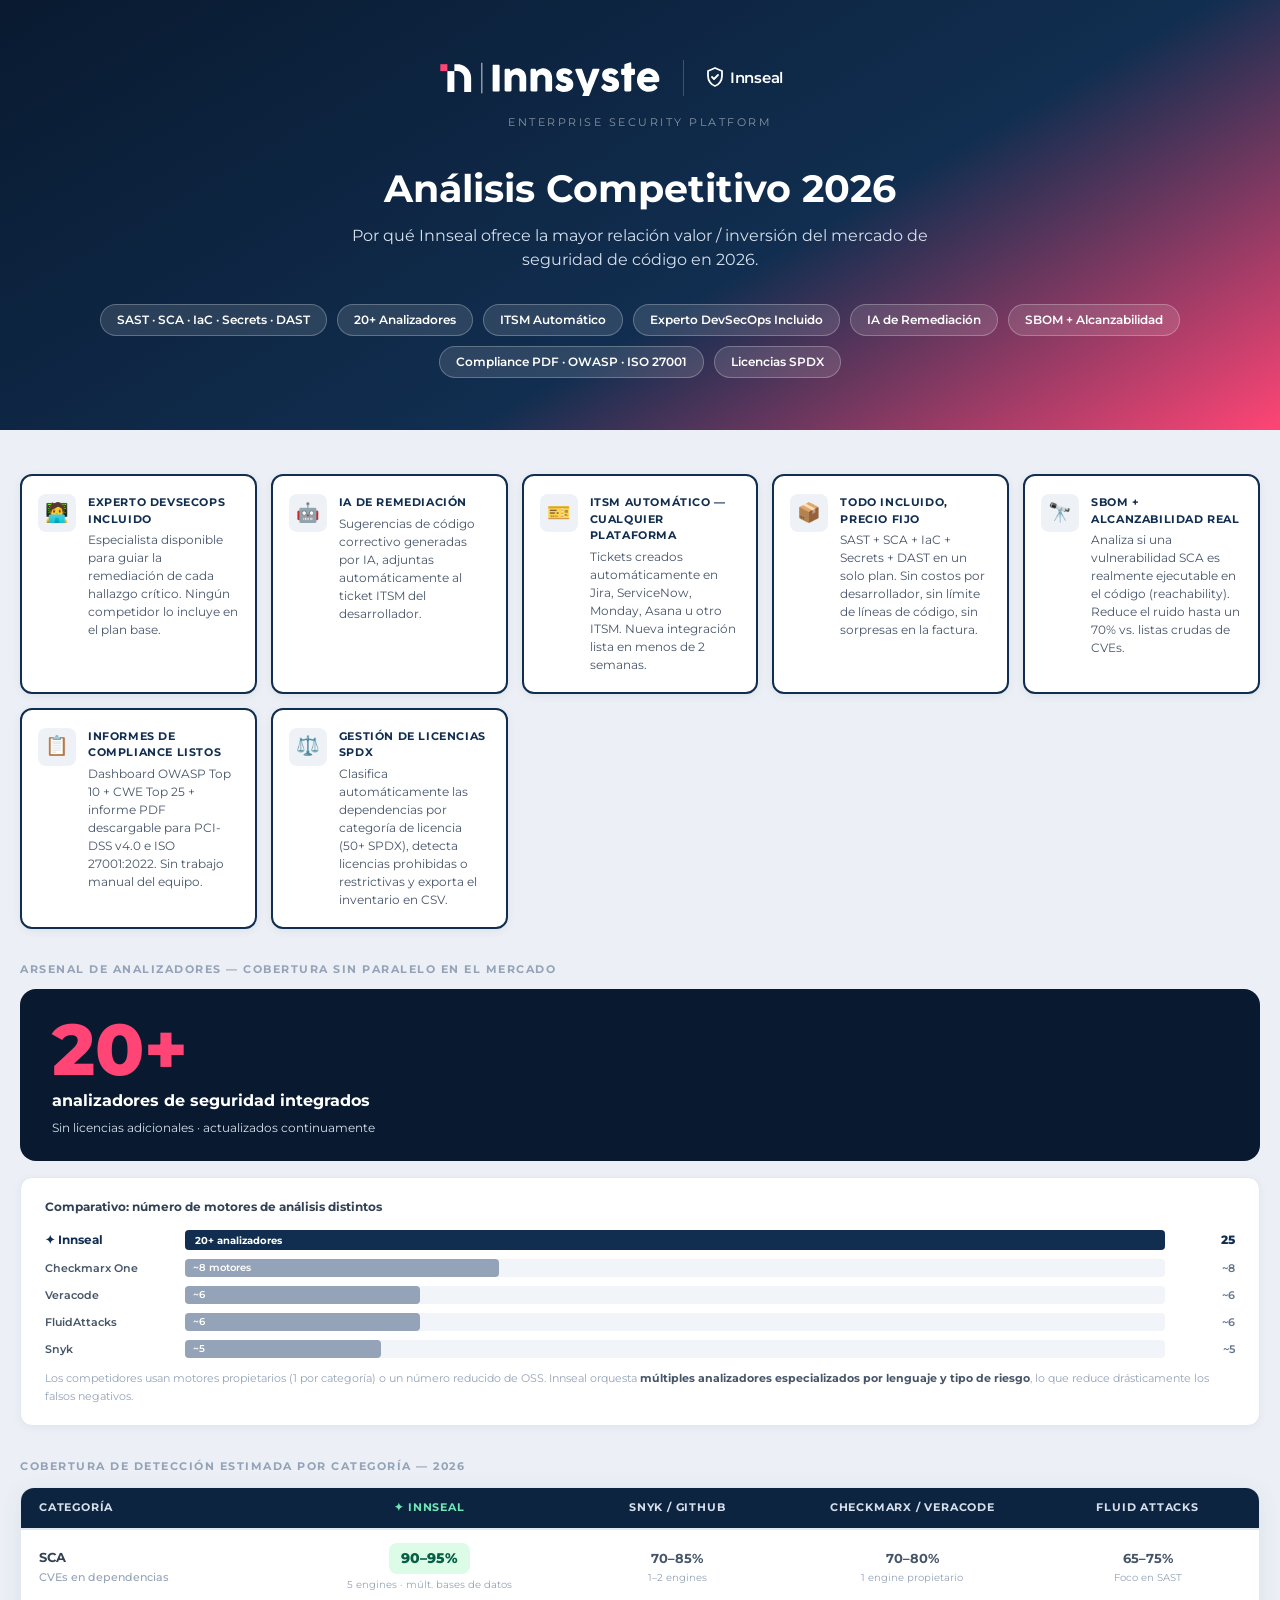
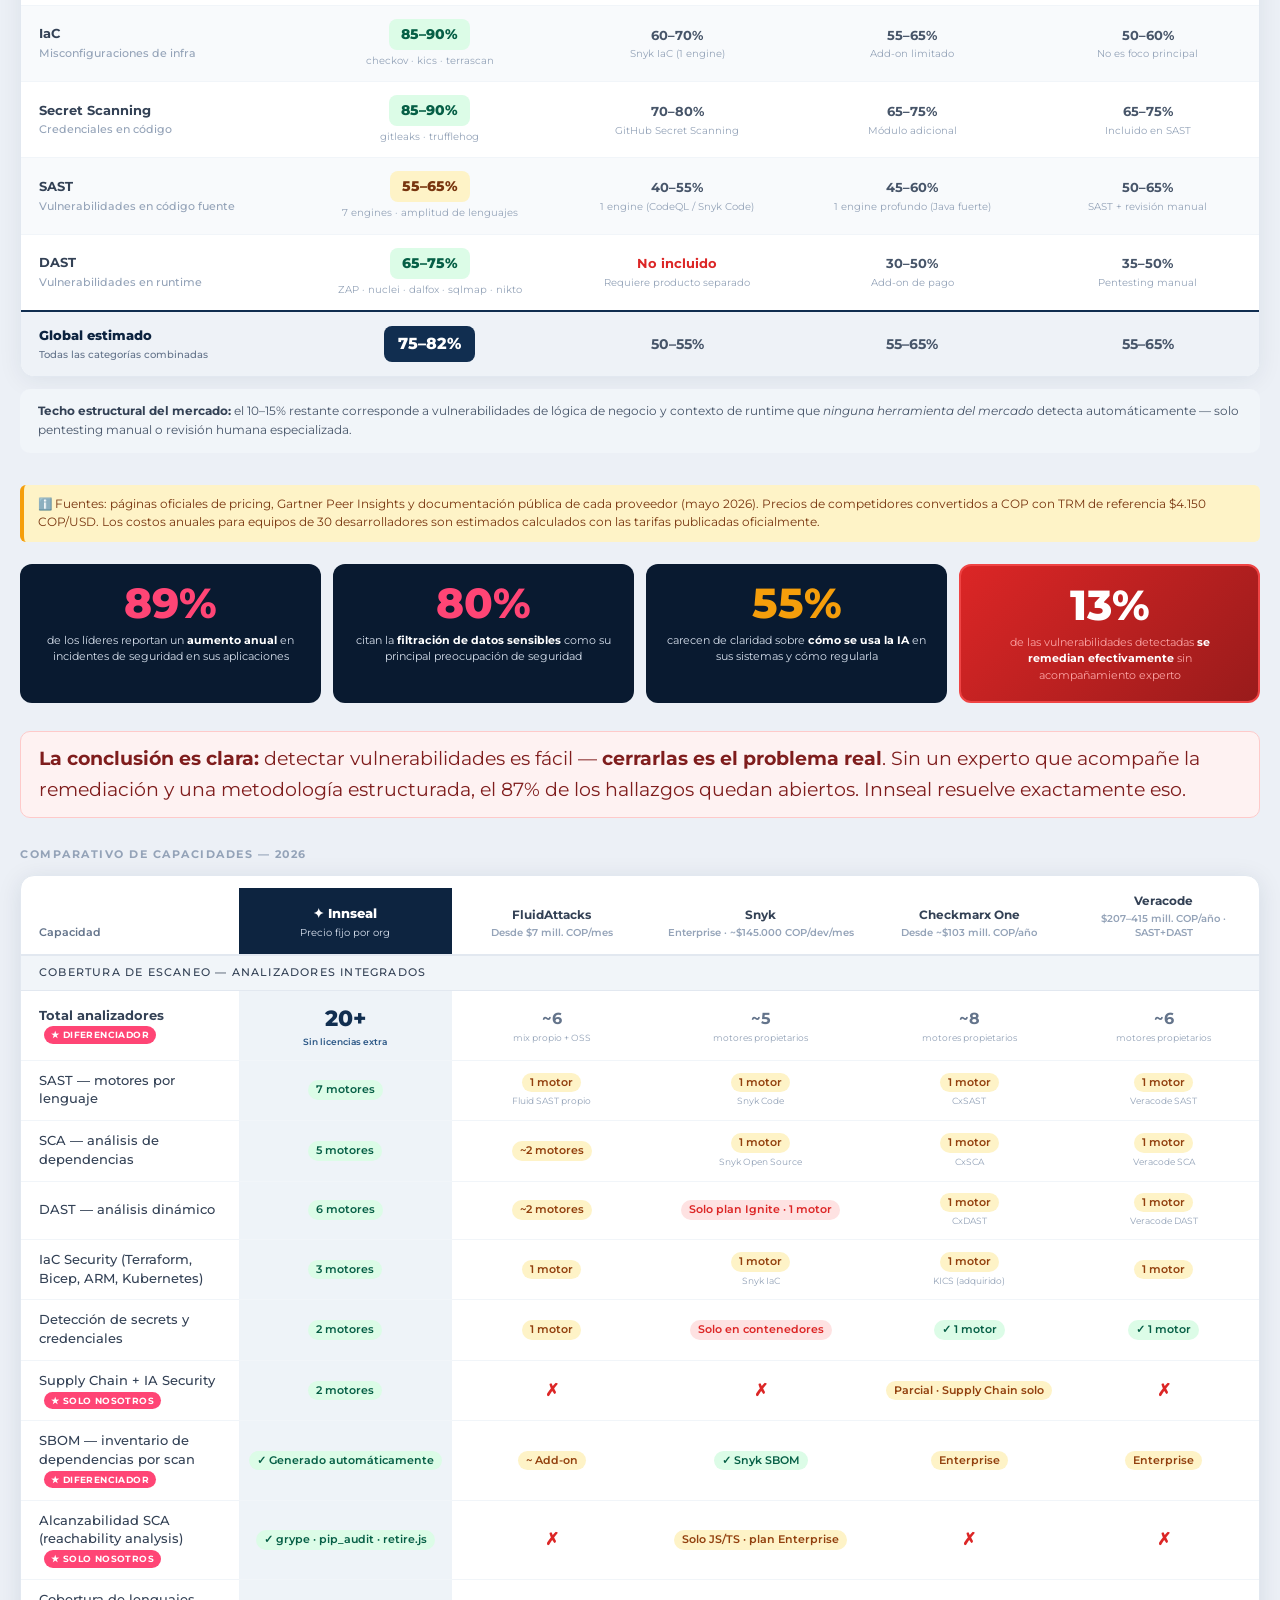
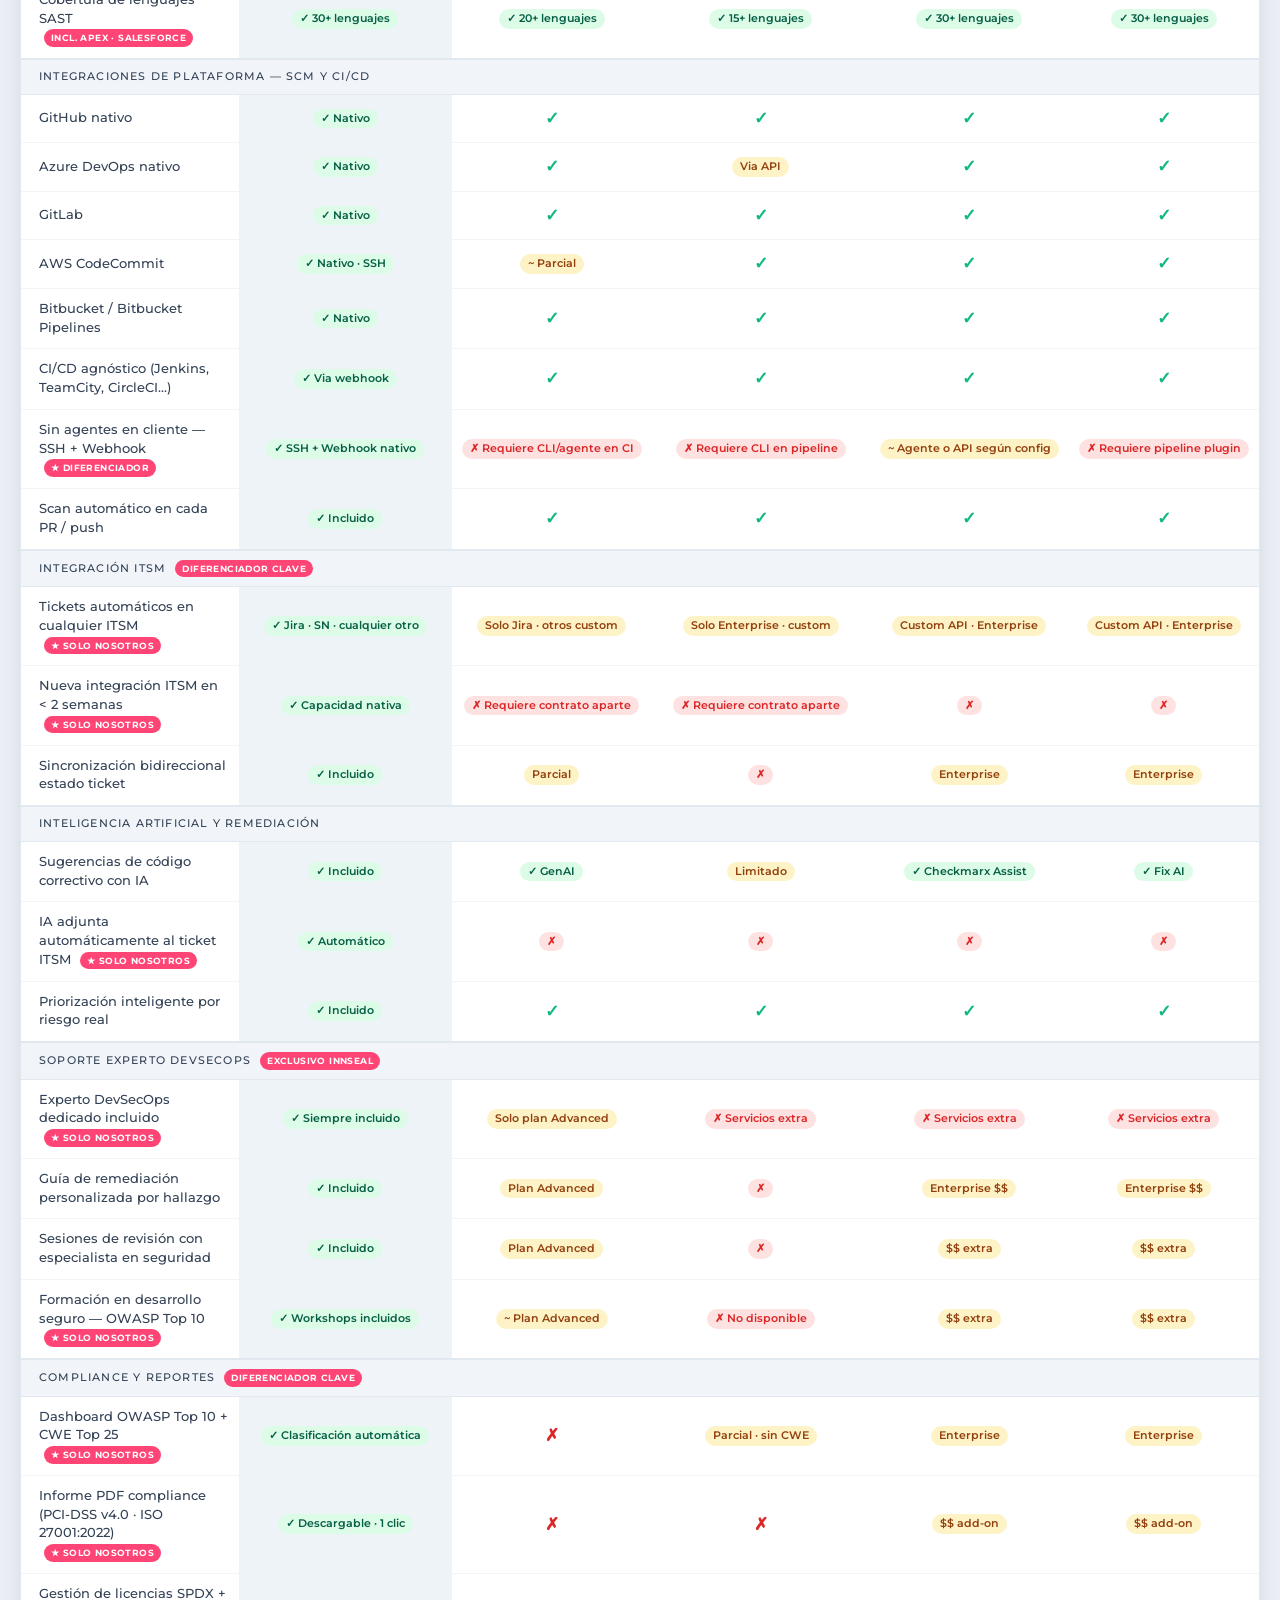
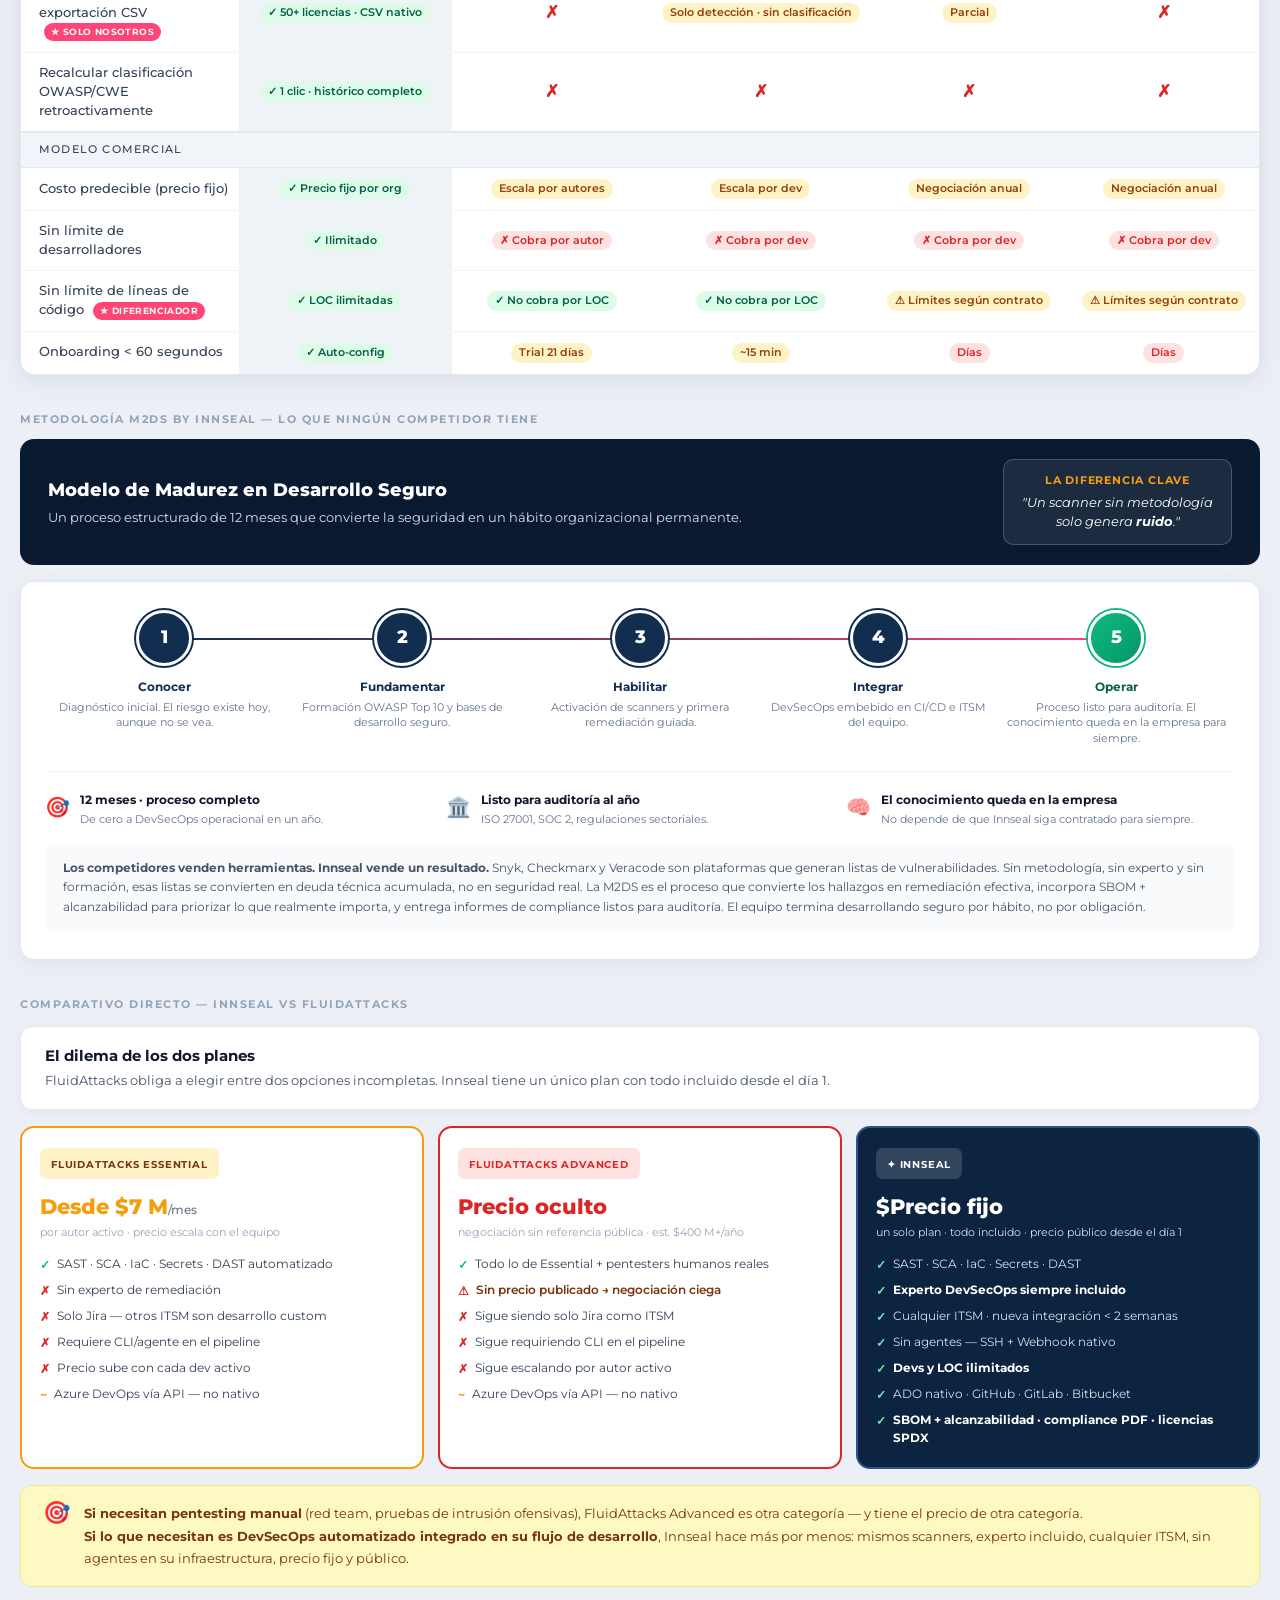
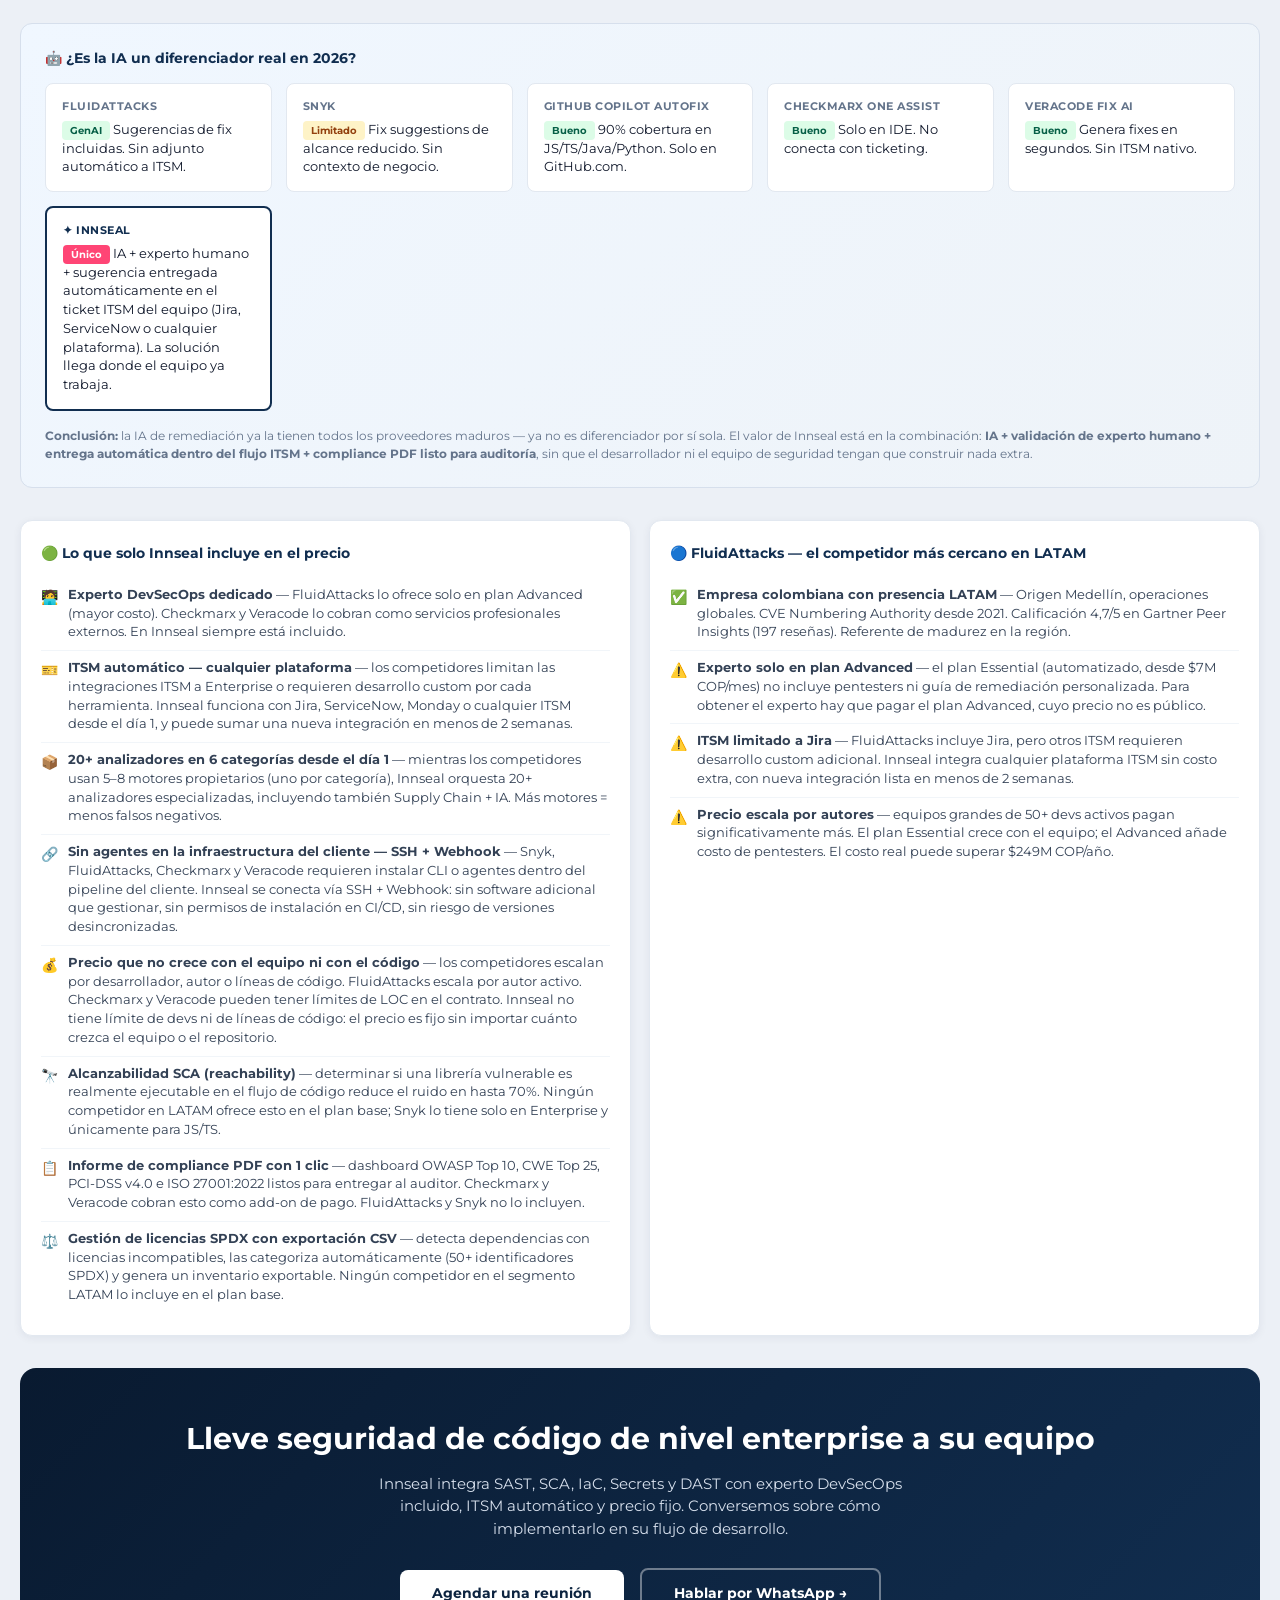
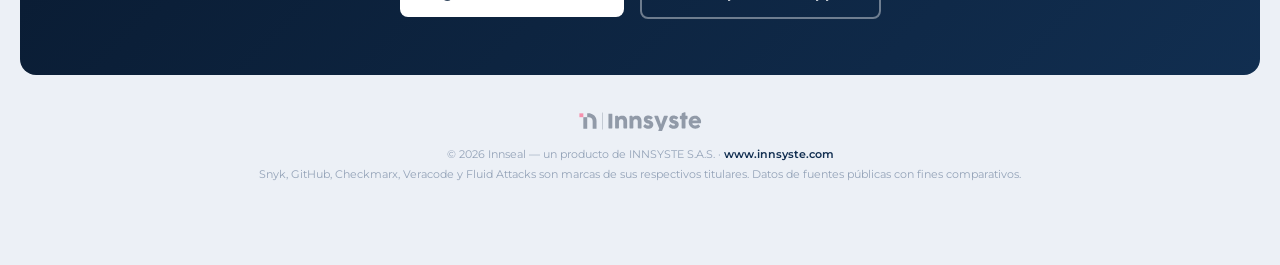
<file: innseal.html>
<!DOCTYPE html>
<html lang="es">
<head>
  <meta charset="UTF-8" />
  <meta name="viewport" content="width=device-width, initial-scale=1.0" />
  <meta name="description" content="Innseal — Análisis competitivo 2026 de plataformas de seguridad de código. Por qué Innseal, de INNSYSTE, ofrece la mayor relación valor / inversión del mercado." />
  <meta name="theme-color" content="#112e50" />
  <link rel="icon" type="image/svg+xml" href="assets/favicon.svg" />
  <title>Innseal — Análisis Competitivo 2026 | INNSYSTE</title>
  <link rel="canonical" href="https://www.innsyste.com/innseal" />
  <meta property="og:type" content="website" />
  <meta property="og:site_name" content="INNSYSTE" />
  <meta property="og:locale" content="es_CO" />
  <meta property="og:title" content="Innseal — Seguridad de código con la mejor relación valor/inversión" />
  <meta property="og:description" content="Análisis competitivo 2026 de plataformas de seguridad de código: por qué Innseal, de INNSYSTE, ofrece la mayor relación valor/inversión del mercado." />
  <meta property="og:url" content="https://www.innsyste.com/innseal" />
  <meta property="og:image" content="https://www.innsyste.com/assets/og-image.png" />
  <meta property="og:image:width" content="1200" />
  <meta property="og:image:height" content="630" />
  <meta name="twitter:card" content="summary_large_image" />
  <meta name="twitter:title" content="Innseal — Seguridad de código con la mejor relación valor/inversión" />
  <meta name="twitter:description" content="Análisis competitivo 2026 de plataformas de seguridad de código." />
  <meta name="twitter:image" content="https://www.innsyste.com/assets/og-image.png" />
  <link rel="preconnect" href="https://fonts.googleapis.com" />
  <link rel="preconnect" href="https://fonts.gstatic.com" crossorigin />
  <link href="https://fonts.googleapis.com/css2?family=Montserrat:wght@400;500;600;700;800;900&display=swap" rel="stylesheet" />
  <script type="text/javascript">
    (function(c,l,a,r,i,t,y){
        c[a]=c[a]||function(){(c[a].q=c[a].q||[]).push(arguments)};
        t=l.createElement(r);t.async=1;t.src="https://www.clarity.ms/tag/"+i;
        y=l.getElementsByTagName(r)[0];y.parentNode.insertBefore(t,y);
    })(window, document, "clarity", "script", "wooktj3dts");
  </script>
  <style>
    *, *::before, *::after { box-sizing: border-box; margin: 0; padding: 0; }

    :root {
      --navy-50:   #EEF2F7;
      --navy-100:  #D6DFEC;
      --navy-500:  #2a5685;
      --navy-600:  #112e50;
      --navy-700:  #0d2440;
      --navy-900:  #091a30;
      --accent:    #ff4575;
      --green:     #10B981;
      --green-bg:  #DCFCE7;
      --green-dark:#065F46;
      --red:       #DC2626;
      --red-bg:    #FEE2E2;
      --amber:     #F59E0B;
      --amber-bg:  #FEF3C7;
      --slate-50:  #F8FAFC;
      --slate-100: #F1F5F9;
      --slate-200: #E2E8F0;
      --slate-400: #94A3B8;
      --slate-500: #64748B;
      --slate-600: #475569;
      --slate-700: #334155;
      --slate-900: #0F172A;
    }

    body { font-family:'Montserrat',sans-serif; background:#ECF0F6; color:var(--slate-900); font-size:14px; line-height:1.5; }

    /* ── Header ── */
    .page-header {
      background: linear-gradient(150deg, var(--navy-900) 0%, var(--navy-600) 60%, #ff4575 100%);
      color:#fff; padding:60px 40px 52px; text-align:center;
    }
    .logo { font-size:30px; font-weight:800; letter-spacing:-.5px; margin-bottom:6px; }
    .logo span { font-weight:300; color:var(--navy-100); }
    .tagline { font-size:11px; color:rgba(255,255,255,.5); letter-spacing:2.5px; text-transform:uppercase; margin-bottom:36px; }
    .page-title { font-size:38px; font-weight:700; margin-bottom:14px; line-height:1.15; }
    .page-subtitle { font-size:16px; color:var(--navy-100); max-width:640px; margin:0 auto 32px; }
    .header-pills { display:flex; justify-content:center; gap:10px; flex-wrap:wrap; }
    .header-pill { background:rgba(255,255,255,.12); border:1px solid rgba(255,255,255,.25); color:#fff; font-size:12px; font-weight:600; padding:6px 16px; border-radius:999px; }

    /* ── Container ── */
    .container { max-width:1380px; margin:0 auto; padding:44px 20px 80px; }

    /* ── Pricing hero ── */
    .pricing-hero {
      background:var(--navy-600); border-radius:16px; padding:36px 40px;
      color:#fff; display:flex; align-items:center; justify-content:space-between;
      gap:32px; margin-bottom:32px; flex-wrap:wrap;
    }
    .pricing-hero-left h2 { font-size:13px; text-transform:uppercase; letter-spacing:1.5px; color:var(--navy-100); margin-bottom:8px; font-weight:600; }
    .cop-price { font-size:44px; font-weight:800; letter-spacing:-1.5px; line-height:1; font-family:'Montserrat',sans-serif; }
    .cop-unit  { font-size:17px; color:var(--navy-100); margin-top:6px; }
    .cop-year  { font-size:13px; color:rgba(255,255,255,.55); margin-top:6px; }
    .pricing-conversions { display:flex; gap:16px; flex-wrap:wrap; }
    .conv-card {
      background:rgba(255,255,255,.1); border:1px solid rgba(255,255,255,.15);
      border-radius:10px; padding:14px 20px; text-align:center; min-width:148px;
    }
    .conv-card .conv-label { font-size:10px; text-transform:uppercase; letter-spacing:1px; color:rgba(255,255,255,.55); margin-bottom:6px; }
    .conv-card .conv-val   { font-size:21px; font-weight:700; font-family:'Montserrat',sans-serif; }
    .conv-card .conv-sub   { font-size:10.5px; color:rgba(255,255,255,.5); margin-top:3px; }
    .pricing-hero-right {
      background:rgba(255,255,255,.08); border:1px solid rgba(255,255,255,.15);
      border-radius:12px; padding:16px 20px; font-size:12.5px; color:rgba(255,255,255,.8); max-width:280px;
    }
    .pricing-hero-right strong { color:#fff; }

    /* ── Diff cards ── */
    .diff-banner { display:grid; grid-template-columns:repeat(auto-fit,minmax(200px,1fr)); gap:14px; margin-bottom:32px; }
    .diff-card { background:#fff; border-radius:12px; border:2px solid var(--navy-600); padding:18px 16px; display:flex; align-items:flex-start; gap:12px; box-shadow:0 2px 10px rgba(15,42,66,.07); }
    .diff-icon { width:38px; height:38px; background:var(--navy-50); border-radius:8px; display:flex; align-items:center; justify-content:center; flex-shrink:0; font-size:19px; }
    .diff-title { font-size:11px; font-weight:700; color:var(--navy-600); margin-bottom:4px; text-transform:uppercase; letter-spacing:.6px; }
    .diff-desc  { font-size:12px; color:var(--slate-600); line-height:1.5; }

    /* ── Section label ── */
    .section-label { font-size:11px; font-weight:700; letter-spacing:1.5px; text-transform:uppercase; color:var(--slate-400); margin-bottom:12px; }

    /* ── Feature table ── */
    .table-wrap { overflow-x:auto; border-radius:14px; box-shadow:0 4px 24px rgba(15,42,66,.10); border:1px solid var(--slate-200); background:#fff; margin-bottom:36px; }
    table { width:100%; border-collapse:collapse; font-size:12.5px; }
    thead th { padding:0; vertical-align:bottom; border-bottom:2px solid var(--slate-200); }
    .th-inner { padding:16px 10px 14px; text-align:center; font-size:11px; font-weight:600; color:var(--slate-500); }
    .th-inner.us { background:var(--navy-700); color:#fff; }
    .th-inner.us .vname { font-size:13px; font-weight:800; color:#fff; display:block; }
    .th-inner.us .vsub  { font-size:9.5px; color:var(--navy-100); font-weight:400; display:block; margin-top:3px; }
    .vname { font-size:12px; font-weight:700; color:var(--slate-700); display:block; }
    .vsub  { font-size:9.5px; color:var(--slate-400); display:block; margin-top:2px; }
    .col-us { background:#EEF3F8; }
    .feature-group td { background:var(--slate-100); padding:9px 16px; font-size:10.5px; font-weight:700; color:var(--slate-500); text-transform:uppercase; letter-spacing:1.2px; border-top:2px solid var(--slate-200); border-bottom:1px solid var(--slate-200); }
    .feature-group td.col-us { background:#D8E2EF; color:var(--navy-700); }
    tbody tr td { padding:11px 10px; border-bottom:1px solid var(--slate-100); vertical-align:middle; text-align:center; }
    tbody tr td:first-child { text-align:left; font-weight:500; color:var(--slate-700); padding-left:18px; min-width:210px; }
    tbody tr:last-child td { border-bottom:none; }
    tbody tr:hover td { background:var(--slate-50); }
    tbody tr:hover td.col-us { background:#dce8f2; }
    .yes { color:var(--green); font-weight:700; font-size:17px; }
    .no  { color:var(--red);   font-weight:700; font-size:17px; }
    .chip { display:inline-block; padding:2px 8px; border-radius:999px; font-size:10.5px; font-weight:600; white-space:nowrap; }
    .chip-green { background:var(--green-bg); color:var(--green-dark); }
    .chip-red   { background:var(--red-bg);   color:var(--red); }
    .chip-amber { background:var(--amber-bg); color:#92400E; }
    .chip-slate { background:var(--slate-100);color:var(--slate-500); }
    .badge-only { display:inline-flex; align-items:center; background:var(--accent); color:#fff; font-size:9px; font-weight:700; padding:2px 7px; border-radius:999px; text-transform:uppercase; letter-spacing:.4px; margin-left:5px; vertical-align:middle; }

    /* ── Pricing comparison table ── */
    .ptable-wrap { background:#fff; border-radius:14px; border:1px solid var(--slate-200); box-shadow:0 4px 24px rgba(15,42,66,.10); overflow:hidden; margin-bottom:36px; }

    .pt-header {
      display:grid;
      grid-template-columns: 200px repeat(8, 1fr);
      background:var(--slate-900);
      color:#fff;
    }
    .pth { padding:14px 8px; font-size:11px; font-weight:700; text-align:center; border-right:1px solid rgba(255,255,255,.08); }
    .pth:first-child { text-align:left; padding-left:16px; font-size:10px; text-transform:uppercase; letter-spacing:1px; color:var(--slate-400); }
    .pth.us { background:var(--navy-600); }
    .pth .pth-sub { font-size:9px; font-weight:400; color:rgba(255,255,255,.45); display:block; margin-top:2px; }

    .pt-row { display:grid; grid-template-columns: 200px repeat(8, 1fr); border-bottom:1px solid var(--slate-100); }
    .pt-row:last-child { border-bottom:none; }

    .ptd {
      padding:13px 8px; text-align:center;
      font-family:'Montserrat',sans-serif; font-size:11.5px; font-weight:500;
      color:var(--slate-700); border-right:1px solid var(--slate-100);
      display:flex; flex-direction:column; align-items:center; justify-content:center; gap:3px;
    }
    .ptd:first-child {
      font-family:'Montserrat',sans-serif; font-size:12px; font-weight:600;
      color:var(--slate-600); text-align:left; align-items:flex-start; padding-left:16px;
    }
    .ptd.us { background:var(--navy-50); }
    .pt-row.highlight .ptd { background:var(--slate-50); }
    .pt-row.highlight .ptd.us { background:#D8E2EF; }

    .pm { font-size:15px; font-weight:700; color:var(--slate-900); display:block; }
    .ptd.us .pm { color:var(--navy-700); font-size:16px; }
    .pt-row.highlight .ptd.us .pm { font-size:17px; color:var(--navy-700); }
    .pt-row.highlight .ptd:not(.us) .pm { font-size:15px; }
    .ps { font-size:10px; color:var(--slate-400); display:block; font-family:'Montserrat',sans-serif; font-weight:400; }
    .pt-row-lbl { font-weight:700; color:var(--slate-800); display:block; }
    .pt-row-sub { font-size:10px; font-weight:400; color:var(--slate-400); display:block; margin-top:2px; }

    /* ── AI section ── */
    .ai-card { background:linear-gradient(135deg,#F0F7FF 0%,#EEF3F8 100%); border:1px solid var(--navy-100); border-radius:12px; padding:24px; margin-bottom:32px; }
    .ai-card h3 { font-size:14px; font-weight:700; color:var(--navy-600); margin-bottom:14px; }
    .ai-grid { display:grid; grid-template-columns:repeat(auto-fit,minmax(200px,1fr)); gap:14px; }
    .ai-item { background:#fff; border-radius:8px; padding:14px 16px; border:1px solid var(--slate-200); }
    .ai-item .ai-label { font-size:11px; font-weight:700; color:var(--slate-500); text-transform:uppercase; letter-spacing:.5px; margin-bottom:6px; }
    .ai-item .ai-val { font-size:12.5px; color:var(--slate-800); }
    .ai-badge { display:inline-block; padding:2px 8px; border-radius:4px; font-size:10px; font-weight:700; }
    .ai-yes { background:var(--green-bg); color:var(--green-dark); }
    .ai-partial { background:var(--amber-bg); color:#92400E; }
    .ai-no { background:var(--red-bg); color:var(--red); }
    .ai-star { background:var(--accent); color:#fff; }

    /* ── Summary ── */
    .summary-grid { display:grid; grid-template-columns:1fr 1fr; gap:18px; margin-bottom:32px; }
    @media(max-width:720px){ .summary-grid{grid-template-columns:1fr;} }
    .summary-card { background:#fff; border-radius:12px; padding:22px 20px; border:1px solid var(--slate-200); box-shadow:0 2px 8px rgba(15,42,66,.06); }
    .summary-card h3 { font-size:14px; font-weight:700; color:var(--navy-600); margin-bottom:14px; }
    .summary-card ul { list-style:none; }
    .summary-card ul li { padding:8px 0; border-bottom:1px solid var(--slate-100); font-size:12.5px; color:var(--slate-700); display:flex; align-items:flex-start; gap:10px; }
    .summary-card ul li:last-child { border-bottom:none; }
    .li-icon { flex-shrink:0; font-size:14px; margin-top:1px; }

    /* ── CTA ── */
    .cta-block { background:linear-gradient(135deg,var(--navy-900) 0%,var(--navy-600) 100%); border-radius:16px; padding:48px 40px; text-align:center; color:#fff; }
    .cta-block h2 { font-size:30px; font-weight:700; margin-bottom:12px; }
    .cta-block p  { color:var(--navy-100); font-size:15px; max-width:560px; margin:0 auto 28px; }
    .cta-btn { display:inline-block; background:#fff; color:var(--navy-700); font-weight:700; font-size:14px; padding:13px 32px; border-radius:8px; text-decoration:none; margin:0 6px 8px; }
    .cta-btn.outline { background:transparent; color:#fff; border:2px solid rgba(255,255,255,.4); }

    .foot { text-align:center; margin-top:36px; font-size:11px; color:var(--slate-400); line-height:1.8; }
    .note { background:var(--amber-bg); border-left:4px solid var(--amber); border-radius:6px; padding:11px 14px; font-size:11.5px; color:#78350F; margin-bottom:22px; }
  </style>
</head>
<body>

<!-- ══ HEADER ══ -->
<header class="page-header">

  <!-- Innsyste company logo -->
  <div style="display:flex;align-items:center;justify-content:center;gap:20px;margin-bottom:18px;flex-wrap:wrap;">
    <svg xmlns="http://www.w3.org/2000/svg" viewBox="72 452 930 148" style="height:36px;color:#fff;" role="img" aria-label="Innsyste">
      <rect fill="#ff4575" x="90.13" y="468.98" width="28.49" height="28.99" transform="translate(587.84 379.1) rotate(90)"/>
      <rect fill="currentColor" x="90.39" y="526.19" width="85.66" height="28.71" transform="translate(673.77 407.32) rotate(90)"/>
      <path fill="currentColor" d="M155.57,469.23h-7.98v28.49h11.54c7.6,0,14.93,2.93,20.32,8.28.04.04.08.08.13.13,5.57,5.57,8.36,12.3,8.36,20.18v57.07h28.54v-57.07c0-7.58-1.45-14.86-4.35-21.85-2.9-6.98-7.02-13.15-12.37-18.5-5.35-5.35-11.52-9.47-18.5-12.37-4.48-1.86-8.25-2.76-10.33-3.19-.65-.13-2.86-.58-5.85-.89-3.83-.4-7.08-.39-9.5-.28Z"/>
      <rect fill="currentColor" x="258.96" y="463.54" width="3.29" height="125.45"/>
      <path fill="currentColor" d="M304.9,475.2c0-.88.27-1.65.81-2.28.54-.64,1.35-.96,2.43-.96h21.66c.74,0,1.52.29,2.36.88.83.59,1.25,1.38,1.25,2.36v102.93c0,2.16-1.2,3.24-3.61,3.24h-21.66c-2.16,0-3.24-1.08-3.24-3.24v-102.93Z"/>
      <path fill="currentColor" d="M356.03,489.12c.64-.54,1.31-.88,2.03-1.03.71-.15,1.39-.22,2.03-.22h11.13c.88,0,1.65.16,2.28.48.64.32,1.18.75,1.62,1.29.44.54.8,1.15,1.07,1.84.27.69.53,1.39.77,2.13l1.55,6.47c.74-1.52,1.93-3.09,3.57-4.7,1.64-1.62,3.68-3.09,6.12-4.41,2.43-1.32,5.24-2.41,8.44-3.27,3.19-.86,6.75-1.29,10.68-1.29,5.6,0,10.6,1.08,14.99,3.23,4.4,2.15,8.13,5.09,11.2,8.82,3.07,3.72,5.4,8.07,7,13.05,1.6,4.98,2.39,10.29,2.39,15.94v48.26c0,1.87-.41,3.28-1.22,4.24-.81.96-2.1,1.44-3.87,1.44h-17.02c-2.11,0-3.56-.36-4.35-1.07-.79-.71-1.18-2.1-1.18-4.16v-47.97c0-2.11-.48-4.11-1.44-6-.96-1.89-2.22-3.56-3.79-5.01-1.57-1.45-3.35-2.59-5.34-3.43-1.99-.83-4.02-1.25-6.08-1.25-1.77,0-3.57.39-5.42,1.18-1.84.79-3.54,1.88-5.08,3.28-1.55,1.4-2.85,3.05-3.91,4.94-1.06,1.89-1.66,3.94-1.8,6.15v47.89c0,.84-.16,1.67-.48,2.5-.32.84-.8,1.47-1.44,1.92-.64.39-1.24.66-1.81.81-.56.15-1.22.22-1.95.22h-16.65c-2.11,0-3.64-.52-4.57-1.55-.93-1.03-1.4-2.41-1.4-4.13v-82.4c0-.93.21-1.79.63-2.57.42-.78.99-1.4,1.73-1.84l-.44.22Z"/>
      <path fill="currentColor" d="M462.5,489.12c.64-.54,1.31-.88,2.03-1.03.71-.15,1.39-.22,2.03-.22h11.13c.88,0,1.65.16,2.28.48.64.32,1.18.75,1.62,1.29.44.54.8,1.15,1.07,1.84.27.69.53,1.39.77,2.13l1.55,6.47c.74-1.52,1.93-3.09,3.57-4.7,1.64-1.62,3.68-3.09,6.12-4.41,2.43-1.32,5.24-2.41,8.44-3.27,3.19-.86,6.75-1.29,10.68-1.29,5.6,0,10.6,1.08,14.99,3.23,4.4,2.15,8.13,5.09,11.2,8.82,3.07,3.72,5.4,8.07,7,13.05,1.6,4.98,2.39,10.29,2.39,15.94v48.26c0,1.87-.41,3.28-1.22,4.24-.81.96-2.1,1.44-3.87,1.44h-17.02c-2.11,0-3.56-.36-4.35-1.07-.79-.71-1.18-2.1-1.18-4.16v-47.97c0-2.11-.48-4.11-1.44-6-.96-1.89-2.22-3.56-3.79-5.01-1.57-1.45-3.35-2.59-5.34-3.43-1.99-.83-4.02-1.25-6.08-1.25-1.77,0-3.57.39-5.42,1.18-1.84.79-3.54,1.88-5.08,3.28-1.55,1.4-2.85,3.05-3.91,4.94-1.06,1.89-1.66,3.94-1.8,6.15v47.89c0,.84-.16,1.67-.48,2.5-.32.84-.8,1.47-1.44,1.92-.64.39-1.24.66-1.81.81-.56.15-1.22.22-1.95.22h-16.65c-2.11,0-3.64-.52-4.57-1.55-.93-1.03-1.4-2.41-1.4-4.13v-82.4c0-.93.21-1.79.63-2.57.42-.78.99-1.4,1.73-1.84l-.44.22Z"/>
      <path fill="currentColor" d="M581.05,552.27c1.33,1.33,2.76,2.44,4.31,3.35,1.55.91,3.03,1.65,4.46,2.21,1.42.56,2.68.97,3.76,1.22,1.08.25,1.82.37,2.21.37.93,0,2.12-.04,3.57-.11,1.45-.07,2.84-.29,4.16-.66,1.33-.37,2.47-.97,3.43-1.81.96-.84,1.44-2.01,1.44-3.54,0-1.38-.27-2.47-.81-3.28-.54-.81-1.33-1.5-2.36-2.06-1.03-.56-2.3-1.07-3.79-1.51-1.5-.44-3.18-.96-5.05-1.55-5.89-1.57-10.76-3.46-14.59-5.67-3.83-2.21-6.87-4.68-9.1-7.4-2.24-2.73-3.79-5.66-4.68-8.8-.88-3.14-1.33-6.46-1.33-9.95,0-4.08.81-7.78,2.43-11.13,1.62-3.34,3.93-6.2,6.93-8.58,3-2.38,6.58-4.22,10.76-5.53,4.17-1.3,8.82-1.95,13.93-1.95,3.09,0,5.99.26,8.69.77,2.7.52,5.28,1.33,7.74,2.43,2.46,1.11,4.85,2.53,7.18,4.27,2.33,1.74,4.65,3.82,6.96,6.23.83.98,1.26,1.9,1.29,2.76.02.86-.53,1.78-1.66,2.76-1.92,1.57-3.75,3.12-5.49,4.64-1.74,1.52-3.55,3.22-5.42,5.08-.59.49-1.18.8-1.77.92-.59.12-1.15.11-1.69-.04-.54-.15-1.06-.39-1.55-.74-.49-.34-.93-.76-1.33-1.25-1.72-1.92-3.68-3.21-5.89-3.87-2.21-.66-4.27-.99-6.19-.99-2.41,0-4.32.42-5.75,1.25-1.43.84-2.09,2.11-1.99,3.83.1,1.28.58,2.27,1.44,2.98.86.71,1.92,1.29,3.17,1.73,1.25.44,2.58.8,3.98,1.07,1.4.27,2.69.58,3.87.92,4.42,1.43,8.47,2.97,12.16,4.64,3.68,1.67,6.88,3.72,9.58,6.15,2.7,2.43,4.8,5.34,6.3,8.73,1.5,3.39,2.25,7.52,2.25,12.38s-.97,9.21-2.91,13.04c-1.94,3.83-4.61,7.05-7.99,9.65-3.39,2.6-7.4,4.59-12.05,5.97-4.64,1.37-9.64,2.06-14.99,2.06-3.05,0-6.14-.27-9.28-.81-3.14-.54-6.19-1.41-9.14-2.62-2.95-1.2-5.75-2.75-8.4-4.64-2.65-1.89-5.01-4.19-7.07-6.89-.54-.69-.95-1.41-1.22-2.17-.27-.76-.39-1.51-.37-2.25.02-.74.17-1.41.44-2.03.27-.61.7-1.14,1.29-1.58l9.51-9.51c1.18-.98,2.22-1.33,3.13-1.03.91.3,2.07,1.13,3.5,2.51Z"/>
      <path fill="currentColor" d="M645.15,494.87c-.79-1.96-.8-3.65-.04-5.05.76-1.4,2.44-2.1,5.05-2.1h18.2c1.23,0,2.23.38,3.02,1.14.79.76,1.37,1.71,1.77,2.84l20.85,59.31,20.41-59.31c.54-1.57,1.23-2.63,2.06-3.17.83-.54,1.99-.81,3.46-.81h18.94c1.37,0,2.46.18,3.24.55.79.37,1.34.86,1.66,1.47.32.61.43,1.3.33,2.06-.1.76-.29,1.51-.59,2.25-1.87,4.62-3.91,9.66-6.12,15.14-2.21,5.48-4.51,11.18-6.89,17.09-2.38,5.92-4.8,11.94-7.26,18.05-2.46,6.12-4.85,12.12-7.18,18.01-2.33,5.9-4.58,11.56-6.74,16.98-2.16,5.43-4.14,10.41-5.93,14.96-1.79,4.54-3.35,8.53-4.68,11.97-1.33,3.44-2.33,6.09-3.02,7.96l.22-.37c-.34,1.33-.96,2.39-1.84,3.21-.88.81-1.97,1.22-3.24,1.22h-17.02c-2.21,0-3.72-.43-4.53-1.29-.81-.86-1.22-2.12-1.22-3.79,0-.64.09-1.13.26-1.47.17-.34.31-.56.41-.66l11.57-30.06-35.15-86.13Z"/>
      <path fill="currentColor" d="M769.38,552.27c1.33,1.33,2.76,2.44,4.31,3.35,1.55.91,3.03,1.65,4.46,2.21,1.42.56,2.68.97,3.76,1.22,1.08.25,1.82.37,2.21.37.93,0,2.12-.04,3.57-.11,1.45-.07,2.84-.29,4.16-.66,1.33-.37,2.47-.97,3.43-1.81.96-.84,1.44-2.01,1.44-3.54,0-1.38-.27-2.47-.81-3.28-.54-.81-1.33-1.5-2.36-2.06-1.03-.56-2.3-1.07-3.79-1.51-1.5-.44-3.18-.96-5.05-1.55-5.89-1.57-10.76-3.46-14.59-5.67-3.83-2.21-6.87-4.68-9.1-7.4-2.24-2.73-3.79-5.66-4.68-8.8-.88-3.14-1.33-6.46-1.33-9.95,0-4.08.81-7.78,2.43-11.13,1.62-3.34,3.93-6.2,6.93-8.58,3-2.38,6.58-4.22,10.76-5.53,4.17-1.3,8.82-1.95,13.93-1.95,3.09,0,5.99.26,8.69.77,2.7.52,5.28,1.33,7.74,2.43,2.46,1.11,4.85,2.53,7.18,4.27,2.33,1.74,4.65,3.82,6.96,6.23.83.98,1.26,1.9,1.29,2.76.02.86-.53,1.78-1.66,2.76-1.92,1.57-3.75,3.12-5.49,4.64-1.74,1.52-3.55,3.22-5.42,5.08-.59.49-1.18.8-1.77.92-.59.12-1.15.11-1.69-.04-.54-.15-1.06-.39-1.55-.74-.49-.34-.93-.76-1.33-1.25-1.72-1.92-3.68-3.21-5.89-3.87-2.21-.66-4.27-.99-6.19-.99-2.41,0-4.32.42-5.75,1.25-1.43.84-2.09,2.11-1.99,3.83.1,1.28.58,2.27,1.44,2.98.86.71,1.92,1.29,3.17,1.73,1.25.44,2.58.8,3.98,1.07,1.4.27,2.69.58,3.87.92,4.42,1.43,8.47,2.97,12.16,4.64,3.68,1.67,6.88,3.72,9.58,6.15,2.7,2.43,4.8,5.34,6.3,8.73,1.5,3.39,2.25,7.52,2.25,12.38s-.97,9.21-2.91,13.04c-1.94,3.83-4.61,7.05-7.99,9.65-3.39,2.6-7.4,4.59-12.05,5.97-4.64,1.37-9.64,2.06-14.99,2.06-3.05,0-6.14-.27-9.28-.81-3.14-.54-6.19-1.41-9.14-2.62-2.95-1.2-5.75-2.75-8.4-4.64-2.65-1.89-5.01-4.19-7.07-6.89-.54-.69-.95-1.41-1.22-2.17-.27-.76-.39-1.51-.37-2.25.02-.74.17-1.41.44-2.03.27-.61.7-1.14,1.29-1.58l9.51-9.51c1.18-.98,2.22-1.33,3.13-1.03.91.3,2.07,1.13,3.5,2.51Z"/>
      <path fill="currentColor" d="M846.38,473.21c0-1.52.5-2.66,1.51-3.43,1.01-.76,2.44-1.49,4.31-2.17l16.73-5.82c.24-.05.48-.07.7-.07h.63c1.82,0,3.03.53,3.65,1.58.61,1.06.92,2.44.92,4.16l-.07,20.26h10.09c1.57,0,2.85.47,3.83,1.4.98.93,1.47,2.33,1.47,4.2v14.22c0,2.06-.49,3.57-1.47,4.53-.98.96-2.26,1.44-3.83,1.44h-10.09l.07,62.19c0,1.87-.54,3.28-1.62,4.24-1.08.96-2.58,1.44-4.49,1.44h-16.65c-3.78,0-5.67-1.89-5.67-5.67l-.07-62.19h-7.59c-3.78,0-5.67-1.99-5.67-5.97v-14.22c0-3.73,1.89-5.6,5.67-5.6h7.59l.07-14.52Z"/>
      <path fill="currentColor" d="M979.59,570.17c-4.32,3.98-9.19,7.09-14.59,9.32-5.4,2.23-11.13,3.35-17.17,3.35-6.73,0-13.09-1.23-19.08-3.68-5.99-2.46-11.25-5.86-15.77-10.21-4.52-4.35-8.11-9.47-10.76-15.36-2.65-5.89-3.98-12.31-3.98-19.23,0-4.32.53-8.51,1.58-12.56,1.06-4.05,2.55-7.85,4.49-11.38,1.94-3.54,4.3-6.79,7.07-9.76,2.77-2.97,5.88-5.51,9.32-7.63,3.44-2.11,7.17-3.76,11.2-4.94,4.03-1.18,8.28-1.77,12.75-1.77,4.08,0,8.03.54,11.86,1.62,3.83,1.08,7.43,2.6,10.79,4.57,3.36,1.97,6.45,4.32,9.25,7.07,2.8,2.75,5.21,5.76,7.22,9.03,2.01,3.27,3.57,6.75,4.68,10.46,1.11,3.71,1.66,7.53,1.66,11.46,0,2.56-.04,4.64-.11,6.26-.07,1.62-.45,2.91-1.14,3.87-.69.96-1.83,1.62-3.43,1.99-1.6.37-3.94.55-7.04.55h-53.05c.49,3.14,1.49,5.77,2.98,7.88,1.5,2.11,3.23,3.79,5.19,5.05,1.96,1.25,4.05,2.15,6.26,2.69,2.21.54,4.3.81,6.26.81,1.77,0,3.58-.18,5.45-.55,1.87-.37,3.67-.86,5.42-1.47,1.74-.61,3.34-1.33,4.79-2.14,1.45-.81,2.62-1.66,3.5-2.54.79-.64,1.46-1.12,2.03-1.44.56-.32,1.17-.48,1.81-.48s1.29.22,1.95.66c.66.44,1.41,1.08,2.25,1.92l7.81,8.84c.54.64.88,1.22,1.03,1.73.15.52.22,1.04.22,1.59,0,.98-.27,1.83-.81,2.54-.54.71-1.18,1.34-1.92,1.88ZM944.15,508.8c-1.92,0-3.77.38-5.56,1.14-1.79.76-3.48,1.78-5.05,3.06-1.57,1.28-2.98,2.73-4.24,4.35-1.25,1.62-2.27,3.27-3.06,4.94h37.65c-1.03-1.92-2.15-3.68-3.35-5.31-1.2-1.62-2.58-3.04-4.13-4.27-1.55-1.23-3.32-2.19-5.3-2.87-1.99-.69-4.31-1.03-6.96-1.03Z"/>
    </svg>
    <div style="width:1px;height:36px;background:rgba(255,255,255,.2);"></div>
    <!-- Innseal product logo -->
    <svg viewBox="0 0 140 28" xmlns="http://www.w3.org/2000/svg" style="height:28px;" aria-label="Innseal" role="img">
      <g transform="translate(0,2)">
        <path d="M11 2L4 5v5c0 4.5 3 8.7 7 10 4-1.3 7-5.5 7-10V5L11 2z" fill="none" stroke="white" stroke-width="1.8" stroke-linejoin="round"/>
        <polyline points="8,11 10,13 14,9" fill="none" stroke="white" stroke-width="1.8" stroke-linecap="round" stroke-linejoin="round"/>
      </g>
      <text x="26" y="19" font-family="'Montserrat',sans-serif" font-size="15" font-weight="600" fill="white" letter-spacing="-0.3">Innseal</text>
    </svg>
  </div>

  <div class="tagline">Enterprise Security Platform</div>
  <h1 class="page-title">Análisis Competitivo 2026</h1>
  <p class="page-subtitle">Por qué Innseal ofrece la mayor relación valor / inversión del mercado de seguridad de código en 2026.</p>
  <div class="header-pills">
    <span class="header-pill">SAST · SCA · IaC · Secrets · DAST</span>
    <span class="header-pill">20+ Analizadores</span>
    <span class="header-pill">ITSM Automático</span>
    <span class="header-pill">Experto DevSecOps Incluido</span>
    <span class="header-pill">IA de Remediación</span>
    <span class="header-pill">SBOM + Alcanzabilidad</span>
    <span class="header-pill">Compliance PDF · OWASP · ISO 27001</span>
    <span class="header-pill">Licencias SPDX</span>
  </div>
</header>

<div class="container">

  <!-- ══ Diff cards ══ -->
  <div class="diff-banner">
    <div class="diff-card">
      <div class="diff-icon">🧑‍💻</div>
      <div>
        <div class="diff-title">Experto DevSecOps incluido</div>
        <div class="diff-desc">Especialista disponible para guiar la remediación de cada hallazgo crítico. Ningún competidor lo incluye en el plan base.</div>
      </div>
    </div>
    <div class="diff-card">
      <div class="diff-icon">🤖</div>
      <div>
        <div class="diff-title">IA de remediación</div>
        <div class="diff-desc">Sugerencias de código correctivo generadas por IA, adjuntas automáticamente al ticket ITSM del desarrollador.</div>
      </div>
    </div>
    <div class="diff-card">
      <div class="diff-icon">🎫</div>
      <div>
        <div class="diff-title">ITSM automático — cualquier plataforma</div>
        <div class="diff-desc">Tickets creados automáticamente en Jira, ServiceNow, Monday, Asana u otro ITSM. Nueva integración lista en menos de 2 semanas.</div>
      </div>
    </div>
    <div class="diff-card">
      <div class="diff-icon">📦</div>
      <div>
        <div class="diff-title">Todo incluido, precio fijo</div>
        <div class="diff-desc">SAST + SCA + IaC + Secrets + DAST en un solo plan. Sin costos por desarrollador, sin límite de líneas de código, sin sorpresas en la factura.</div>
      </div>
    </div>
    <div class="diff-card">
      <div class="diff-icon">🔭</div>
      <div>
        <div class="diff-title">SBOM + Alcanzabilidad real</div>
        <div class="diff-desc">Analiza si una vulnerabilidad SCA es realmente ejecutable en el código (reachability). Reduce el ruido hasta un 70% vs. listas crudas de CVEs.</div>
      </div>
    </div>
    <div class="diff-card">
      <div class="diff-icon">📋</div>
      <div>
        <div class="diff-title">Informes de compliance listos</div>
        <div class="diff-desc">Dashboard OWASP Top 10 + CWE Top 25 + informe PDF descargable para PCI-DSS v4.0 e ISO 27001:2022. Sin trabajo manual del equipo.</div>
      </div>
    </div>
    <div class="diff-card">
      <div class="diff-icon">⚖️</div>
      <div>
        <div class="diff-title">Gestión de licencias SPDX</div>
        <div class="diff-desc">Clasifica automáticamente las dependencias por categoría de licencia (50+ SPDX), detecta licencias prohibidas o restrictivas y exporta el inventario en CSV.</div>
      </div>
    </div>
  </div>

  <!-- ══ Scanner Arsenal ══ -->
  <div style="margin-bottom:32px;">
    <div class="section-label">Arsenal de analizadores — cobertura sin paralelo en el mercado</div>

    <!-- Headline stat -->
    <div style="background:var(--navy-900);border-radius:16px;padding:24px 32px;margin-bottom:16px;display:flex;align-items:center;justify-content:space-between;gap:24px;flex-wrap:wrap;">
      <div>
        <div style="font-size:72px;font-weight:800;font-family:'Montserrat',sans-serif;line-height:1;color:#ff4575;">20+</div>
        <div style="font-size:16px;font-weight:700;color:#fff;margin-top:4px;">analizadores de seguridad integrados</div>
        <div style="font-size:12px;color:var(--navy-100);margin-top:6px;">Sin licencias adicionales · actualizados continuamente</div>
      </div>
    </div>

    <!-- Competitor comparison bar -->
    <div style="background:#fff;border-radius:12px;border:1px solid var(--slate-200);padding:20px 24px;box-shadow:0 2px 8px rgba(15,42,66,.05);">
      <div style="font-size:12px;font-weight:700;color:var(--slate-700);margin-bottom:14px;">Comparativo: número de motores de análisis distintos</div>
      <div style="display:flex;flex-direction:column;gap:9px;">

        <!-- Innseal -->
        <div style="display:flex;align-items:center;gap:10px;">
          <div style="width:130px;flex-shrink:0;font-size:11.5px;font-weight:700;color:var(--navy-600);">✦ Innseal</div>
          <div style="flex:1;position:relative;height:20px;background:var(--navy-100);border-radius:4px;">
            <div style="position:absolute;left:0;top:0;bottom:0;width:100%;background:var(--navy-600);border-radius:4px;display:flex;align-items:center;padding-left:10px;">
              <span style="font-size:10px;font-weight:700;color:#fff;">20+ analizadores</span>
            </div>
          </div>
          <div style="width:60px;flex-shrink:0;font-size:11.5px;font-weight:800;color:var(--navy-600);text-align:right;">25</div>
        </div>

        <!-- Checkmarx -->
        <div style="display:flex;align-items:center;gap:10px;">
          <div style="width:130px;flex-shrink:0;font-size:11px;font-weight:600;color:var(--slate-600);">Checkmarx One</div>
          <div style="flex:1;position:relative;height:18px;background:var(--slate-100);border-radius:4px;">
            <div style="position:absolute;left:0;top:0;bottom:0;width:32%;background:var(--slate-400);border-radius:4px;display:flex;align-items:center;padding-left:8px;">
              <span style="font-size:9.5px;font-weight:600;color:#fff;">~8 motores</span>
            </div>
          </div>
          <div style="width:60px;flex-shrink:0;font-size:11px;font-weight:600;color:var(--slate-500);text-align:right;">~8</div>
        </div>

        <!-- Veracode -->
        <div style="display:flex;align-items:center;gap:10px;">
          <div style="width:130px;flex-shrink:0;font-size:11px;font-weight:600;color:var(--slate-600);">Veracode</div>
          <div style="flex:1;position:relative;height:18px;background:var(--slate-100);border-radius:4px;">
            <div style="position:absolute;left:0;top:0;bottom:0;width:24%;background:var(--slate-400);border-radius:4px;display:flex;align-items:center;padding-left:8px;">
              <span style="font-size:9.5px;font-weight:600;color:#fff;">~6</span>
            </div>
          </div>
          <div style="width:60px;flex-shrink:0;font-size:11px;font-weight:600;color:var(--slate-500);text-align:right;">~6</div>
        </div>

        <!-- FluidAttacks -->
        <div style="display:flex;align-items:center;gap:10px;">
          <div style="width:130px;flex-shrink:0;font-size:11px;font-weight:600;color:var(--slate-600);">FluidAttacks</div>
          <div style="flex:1;position:relative;height:18px;background:var(--slate-100);border-radius:4px;">
            <div style="position:absolute;left:0;top:0;bottom:0;width:24%;background:var(--slate-400);border-radius:4px;display:flex;align-items:center;padding-left:8px;">
              <span style="font-size:9.5px;font-weight:600;color:#fff;">~6</span>
            </div>
          </div>
          <div style="width:60px;flex-shrink:0;font-size:11px;font-weight:600;color:var(--slate-500);text-align:right;">~6</div>
        </div>

        <!-- Snyk -->
        <div style="display:flex;align-items:center;gap:10px;">
          <div style="width:130px;flex-shrink:0;font-size:11px;font-weight:600;color:var(--slate-600);">Snyk</div>
          <div style="flex:1;position:relative;height:18px;background:var(--slate-100);border-radius:4px;">
            <div style="position:absolute;left:0;top:0;bottom:0;width:20%;background:var(--slate-400);border-radius:4px;display:flex;align-items:center;padding-left:8px;">
              <span style="font-size:9.5px;font-weight:600;color:#fff;">~5</span>
            </div>
          </div>
          <div style="width:60px;flex-shrink:0;font-size:11px;font-weight:600;color:var(--slate-500);text-align:right;">~5</div>
        </div>

      </div>
      <div style="margin-top:12px;font-size:11px;color:var(--slate-400);line-height:1.6;">
        Los competidores usan motores propietarios (1 por categoría) o un número reducido de OSS. Innseal orquesta <strong style="color:var(--slate-600);">múltiples analizadores especializados por lenguaje y tipo de riesgo</strong>, lo que reduce drásticamente los falsos negativos.
      </div>
    </div>
  </div><!-- /scanner-arsenal -->

  <!-- ══ Detection Coverage ══ -->
  <div style="margin-bottom:32px;">
    <div class="section-label">Cobertura de detección estimada por categoría — 2026</div>

    <div style="background:#fff;border-radius:14px;border:1px solid var(--slate-200);box-shadow:0 4px 24px rgba(15,42,66,.07);overflow:hidden;margin-bottom:12px;">
      <table style="width:100%;border-collapse:collapse;font-size:12.5px;">
        <thead>
          <tr style="background:var(--navy-700);">
            <th style="padding:12px 18px;text-align:left;font-size:10.5px;font-weight:700;letter-spacing:.8px;text-transform:uppercase;color:var(--navy-100);width:22%;">Categoría</th>
            <th style="padding:12px 18px;text-align:center;font-size:10.5px;font-weight:700;letter-spacing:.8px;text-transform:uppercase;color:#6EE7B7;width:22%;">✦ Innseal</th>
            <th style="padding:12px 18px;text-align:center;font-size:10.5px;font-weight:700;letter-spacing:.8px;text-transform:uppercase;color:var(--navy-100);width:18%;">Snyk / GitHub</th>
            <th style="padding:12px 18px;text-align:center;font-size:10.5px;font-weight:700;letter-spacing:.8px;text-transform:uppercase;color:var(--navy-100);width:20%;">Checkmarx / Veracode</th>
            <th style="padding:12px 18px;text-align:center;font-size:10.5px;font-weight:700;letter-spacing:.8px;text-transform:uppercase;color:var(--navy-100);width:18%;">Fluid Attacks</th>
          </tr>
        </thead>
        <tbody>
          <!-- SCA -->
          <tr style="border-bottom:1px solid var(--slate-100);">
            <td style="padding:13px 18px;">
              <div style="font-weight:700;color:var(--slate-800);">SCA</div>
              <div style="font-size:10.5px;color:var(--slate-400);margin-top:2px;">CVEs en dependencias</div>
            </td>
            <td style="padding:13px 18px;text-align:center;">
              <div style="display:inline-flex;align-items:center;gap:6px;background:var(--green-bg);border-radius:8px;padding:5px 12px;">
                <span style="font-size:14px;font-weight:800;color:var(--green-dark);">90–95%</span>
              </div>
              <div style="font-size:9.5px;color:var(--slate-400);margin-top:4px;">5 engines · múlt. bases de datos</div>
            </td>
            <td style="padding:13px 18px;text-align:center;">
              <span style="font-size:13px;font-weight:700;color:var(--slate-600);">70–85%</span>
              <div style="font-size:9.5px;color:var(--slate-400);margin-top:2px;">1–2 engines</div>
            </td>
            <td style="padding:13px 18px;text-align:center;">
              <span style="font-size:13px;font-weight:700;color:var(--slate-600);">70–80%</span>
              <div style="font-size:9.5px;color:var(--slate-400);margin-top:2px;">1 engine propietario</div>
            </td>
            <td style="padding:13px 18px;text-align:center;">
              <span style="font-size:13px;font-weight:700;color:var(--slate-600);">65–75%</span>
              <div style="font-size:9.5px;color:var(--slate-400);margin-top:2px;">Foco en SAST</div>
            </td>
          </tr>
          <!-- IaC -->
          <tr style="border-bottom:1px solid var(--slate-100);background:var(--slate-50);">
            <td style="padding:13px 18px;">
              <div style="font-weight:700;color:var(--slate-800);">IaC</div>
              <div style="font-size:10.5px;color:var(--slate-400);margin-top:2px;">Misconfiguraciones de infra</div>
            </td>
            <td style="padding:13px 18px;text-align:center;">
              <div style="display:inline-flex;align-items:center;gap:6px;background:var(--green-bg);border-radius:8px;padding:5px 12px;">
                <span style="font-size:14px;font-weight:800;color:var(--green-dark);">85–90%</span>
              </div>
              <div style="font-size:9.5px;color:var(--slate-400);margin-top:4px;">checkov · kics · terrascan</div>
            </td>
            <td style="padding:13px 18px;text-align:center;">
              <span style="font-size:13px;font-weight:700;color:var(--slate-600);">60–70%</span>
              <div style="font-size:9.5px;color:var(--slate-400);margin-top:2px;">Snyk IaC (1 engine)</div>
            </td>
            <td style="padding:13px 18px;text-align:center;">
              <span style="font-size:13px;font-weight:700;color:var(--slate-600);">55–65%</span>
              <div style="font-size:9.5px;color:var(--slate-400);margin-top:2px;">Add-on limitado</div>
            </td>
            <td style="padding:13px 18px;text-align:center;">
              <span style="font-size:13px;font-weight:700;color:var(--slate-600);">50–60%</span>
              <div style="font-size:9.5px;color:var(--slate-400);margin-top:2px;">No es foco principal</div>
            </td>
          </tr>
          <!-- Secrets -->
          <tr style="border-bottom:1px solid var(--slate-100);">
            <td style="padding:13px 18px;">
              <div style="font-weight:700;color:var(--slate-800);">Secret Scanning</div>
              <div style="font-size:10.5px;color:var(--slate-400);margin-top:2px;">Credenciales en código</div>
            </td>
            <td style="padding:13px 18px;text-align:center;">
              <div style="display:inline-flex;align-items:center;gap:6px;background:var(--green-bg);border-radius:8px;padding:5px 12px;">
                <span style="font-size:14px;font-weight:800;color:var(--green-dark);">85–90%</span>
              </div>
              <div style="font-size:9.5px;color:var(--slate-400);margin-top:4px;">gitleaks · trufflehog</div>
            </td>
            <td style="padding:13px 18px;text-align:center;">
              <span style="font-size:13px;font-weight:700;color:var(--slate-600);">70–80%</span>
              <div style="font-size:9.5px;color:var(--slate-400);margin-top:2px;">GitHub Secret Scanning</div>
            </td>
            <td style="padding:13px 18px;text-align:center;">
              <span style="font-size:13px;font-weight:700;color:var(--slate-600);">65–75%</span>
              <div style="font-size:9.5px;color:var(--slate-400);margin-top:2px;">Módulo adicional</div>
            </td>
            <td style="padding:13px 18px;text-align:center;">
              <span style="font-size:13px;font-weight:700;color:var(--slate-600);">65–75%</span>
              <div style="font-size:9.5px;color:var(--slate-400);margin-top:2px;">Incluido en SAST</div>
            </td>
          </tr>
          <!-- SAST -->
          <tr style="border-bottom:1px solid var(--slate-100);background:var(--slate-50);">
            <td style="padding:13px 18px;">
              <div style="font-weight:700;color:var(--slate-800);">SAST</div>
              <div style="font-size:10.5px;color:var(--slate-400);margin-top:2px;">Vulnerabilidades en código fuente</div>
            </td>
            <td style="padding:13px 18px;text-align:center;">
              <div style="display:inline-flex;align-items:center;gap:6px;background:#FEF3C7;border-radius:8px;padding:5px 12px;">
                <span style="font-size:14px;font-weight:800;color:#78350F;">55–65%</span>
              </div>
              <div style="font-size:9.5px;color:var(--slate-400);margin-top:4px;">7 engines · amplitud de lenguajes</div>
            </td>
            <td style="padding:13px 18px;text-align:center;">
              <span style="font-size:13px;font-weight:700;color:var(--slate-600);">40–55%</span>
              <div style="font-size:9.5px;color:var(--slate-400);margin-top:2px;">1 engine (CodeQL / Snyk Code)</div>
            </td>
            <td style="padding:13px 18px;text-align:center;">
              <span style="font-size:13px;font-weight:700;color:var(--slate-600);">45–60%</span>
              <div style="font-size:9.5px;color:var(--slate-400);margin-top:2px;">1 engine profundo (Java fuerte)</div>
            </td>
            <td style="padding:13px 18px;text-align:center;">
              <span style="font-size:13px;font-weight:700;color:var(--slate-600);">50–65%</span>
              <div style="font-size:9.5px;color:var(--slate-400);margin-top:2px;">SAST + revisión manual</div>
            </td>
          </tr>
          <!-- DAST -->
          <tr style="border-bottom:1px solid var(--slate-100);">
            <td style="padding:13px 18px;">
              <div style="font-weight:700;color:var(--slate-800);">DAST</div>
              <div style="font-size:10.5px;color:var(--slate-400);margin-top:2px;">Vulnerabilidades en runtime</div>
            </td>
            <td style="padding:13px 18px;text-align:center;">
              <div style="display:inline-flex;align-items:center;gap:6px;background:var(--green-bg);border-radius:8px;padding:5px 12px;">
                <span style="font-size:14px;font-weight:800;color:var(--green-dark);">65–75%</span>
              </div>
              <div style="font-size:9.5px;color:var(--slate-400);margin-top:4px;">ZAP · nuclei · dalfox · sqlmap · nikto</div>
            </td>
            <td style="padding:13px 18px;text-align:center;">
              <span style="font-size:13px;font-weight:700;color:var(--red);">No incluido</span>
              <div style="font-size:9.5px;color:var(--slate-400);margin-top:2px;">Requiere producto separado</div>
            </td>
            <td style="padding:13px 18px;text-align:center;">
              <span style="font-size:13px;font-weight:700;color:var(--slate-600);">30–50%</span>
              <div style="font-size:9.5px;color:var(--slate-400);margin-top:2px;">Add-on de pago</div>
            </td>
            <td style="padding:13px 18px;text-align:center;">
              <span style="font-size:13px;font-weight:700;color:var(--slate-600);">35–50%</span>
              <div style="font-size:9.5px;color:var(--slate-400);margin-top:2px;">Pentesting manual</div>
            </td>
          </tr>
          <!-- TOTAL -->
          <tr style="background:var(--navy-50);border-top:2px solid var(--navy-600);">
            <td style="padding:14px 18px;">
              <div style="font-size:13px;font-weight:800;color:var(--navy-700);">Global estimado</div>
              <div style="font-size:10px;color:var(--slate-500);margin-top:2px;">Todas las categorías combinadas</div>
            </td>
            <td style="padding:14px 18px;text-align:center;">
              <div style="display:inline-flex;align-items:center;gap:6px;background:var(--navy-600);border-radius:8px;padding:6px 14px;">
                <span style="font-size:16px;font-weight:800;color:#fff;">75–82%</span>
              </div>
            </td>
            <td style="padding:14px 18px;text-align:center;">
              <span style="font-size:14px;font-weight:700;color:var(--slate-600);">50–55%</span>
            </td>
            <td style="padding:14px 18px;text-align:center;">
              <span style="font-size:14px;font-weight:700;color:var(--slate-600);">55–65%</span>
            </td>
            <td style="padding:14px 18px;text-align:center;">
              <span style="font-size:14px;font-weight:700;color:var(--slate-600);">55–65%</span>
            </td>
          </tr>
        </tbody>
      </table>
    </div>

    <!-- Ceiling note -->
    <div style="background:var(--slate-100);border-radius:10px;padding:13px 18px;font-size:11.5px;color:var(--slate-600);line-height:1.65;">
      <strong style="color:var(--slate-700);">Techo estructural del mercado:</strong> el 10–15% restante corresponde a vulnerabilidades de lógica de negocio y contexto de runtime que <em>ninguna herramienta del mercado</em> detecta automáticamente — solo pentesting manual o revisión humana especializada.
    </div>
  </div><!-- /detection-coverage -->

  <div class="note">
    ℹ️ Fuentes: páginas oficiales de pricing, Gartner Peer Insights y documentación pública de cada proveedor (mayo 2026). Precios de competidores convertidos a COP con TRM de referencia $4.150 COP/USD. Los costos anuales para equipos de 30 desarrolladores son estimados calculados con las tarifas publicadas oficialmente.
  </div>

  <!-- ══ Problem stats banner ══ -->
  <div style="display:grid;grid-template-columns:repeat(auto-fit,minmax(190px,1fr));gap:12px;margin-bottom:28px;">
    <div style="background:var(--navy-900);border-radius:12px;padding:18px 20px;color:#fff;text-align:center;">
      <div style="font-size:42px;font-weight:800;font-family:'Montserrat',sans-serif;line-height:1;color:#ff4575;">89%</div>
      <div style="font-size:11px;color:var(--navy-100);margin-top:8px;line-height:1.5;">de los líderes reportan un <strong style="color:#fff;">aumento anual</strong> en incidentes de seguridad en sus aplicaciones</div>
    </div>
    <div style="background:var(--navy-900);border-radius:12px;padding:18px 20px;color:#fff;text-align:center;">
      <div style="font-size:42px;font-weight:800;font-family:'Montserrat',sans-serif;line-height:1;color:#ff4575;">80%</div>
      <div style="font-size:11px;color:var(--navy-100);margin-top:8px;line-height:1.5;">citan la <strong style="color:#fff;">filtración de datos sensibles</strong> como su principal preocupación de seguridad</div>
    </div>
    <div style="background:var(--navy-900);border-radius:12px;padding:18px 20px;color:#fff;text-align:center;">
      <div style="font-size:42px;font-weight:800;font-family:'Montserrat',sans-serif;line-height:1;color:#F59E0B;">55%</div>
      <div style="font-size:11px;color:var(--navy-100);margin-top:8px;line-height:1.5;">carecen de claridad sobre <strong style="color:#fff;">cómo se usa la IA</strong> en sus sistemas y cómo regularla</div>
    </div>
    <div style="background:linear-gradient(135deg,var(--red) 0%,#991B1B 100%);border-radius:12px;padding:18px 20px;color:#fff;text-align:center;border:2px solid #EF4444;">
      <div style="font-size:42px;font-weight:800;font-family:'Montserrat',sans-serif;line-height:1;color:#fff;">13%</div>
      <div style="font-size:11px;color:#FCA5A5;margin-top:8px;line-height:1.5;">de las vulnerabilidades detectadas <strong style="color:#fff;">se remedian efectivamente</strong> sin acompañamiento experto</div>
    </div>
  </div>
  <div style="background:#FEF2F2;border:1px solid #FECACA;border-radius:10px;padding:12px 18px;margin-bottom:28px;font-size:18.5px;color:#7F1D1D;line-height:1.65;">
    <strong>La conclusión es clara:</strong> detectar vulnerabilidades es fácil — <strong>cerrarlas es el problema real</strong>. Sin un experto que acompañe la remediación y una metodología estructurada, el 87% de los hallazgos quedan abiertos. Innseal resuelve exactamente eso.
  </div>

  <!-- ══ FEATURE TABLE ══ -->
  <div class="section-label">Comparativo de capacidades — 2026</div>
  <div class="table-wrap">
    <table>
      <thead>
        <tr>
          <th style="min-width:210px"><div class="th-inner" style="text-align:left;padding-left:18px">Capacidad</div></th>
          <th style="min-width:115px"><div class="th-inner us">
            <span class="vname">✦ Innseal</span>
            <span class="vsub">Precio fijo por org</span>
          </div></th>
          <th style="min-width:108px"><div class="th-inner">
            <span class="vname">FluidAttacks</span>
            <span class="vsub">Desde $7 mill. COP/mes</span>
          </div></th>
          <th style="min-width:108px"><div class="th-inner">
            <span class="vname">Snyk</span>
            <span class="vsub">Enterprise · ~$145.000 COP/dev/mes</span>
          </div></th>
          <th style="min-width:110px"><div class="th-inner">
            <span class="vname">Checkmarx One</span>
            <span class="vsub">Desde ~$103 mill. COP/año</span>
          </div></th>
          <th style="min-width:108px"><div class="th-inner">
            <span class="vname">Veracode</span>
            <span class="vsub">$207–415 mill. COP/año · SAST+DAST</span>
          </div></th>
        </tr>
      </thead>
      <tbody>

        <!-- Scanners -->
        <tr class="feature-group"><td colspan="6">Cobertura de escaneo — analizadores integrados</td></tr>
        <tr>
          <td><strong>Total analizadores</strong> <span class="badge-only">★ Diferenciador</span></td>
          <td class="col-us" style="text-align:center;">
            <span style="font-size:22px;font-weight:800;font-family:'Montserrat',sans-serif;color:var(--navy-600);">20+</span>
            <span style="font-size:9px;display:block;color:var(--navy-500);font-weight:600;">Sin licencias extra</span>
          </td>
          <td><span style="font-size:16px;font-weight:700;font-family:'Montserrat',sans-serif;color:#64748B;">~6</span><span style="font-size:9px;display:block;color:var(--slate-400);">mix propio + OSS</span></td>
          <td><span style="font-size:16px;font-weight:700;font-family:'Montserrat',sans-serif;color:#64748B;">~5</span><span style="font-size:9px;display:block;color:var(--slate-400);">motores propietarios</span></td>
          <td><span style="font-size:16px;font-weight:700;font-family:'Montserrat',sans-serif;color:#64748B;">~8</span><span style="font-size:9px;display:block;color:var(--slate-400);">motores propietarios</span></td>
          <td><span style="font-size:16px;font-weight:700;font-family:'Montserrat',sans-serif;color:#64748B;">~6</span><span style="font-size:9px;display:block;color:var(--slate-400);">motores propietarios</span></td>
        </tr>
        <tr>
          <td>SAST — motores por lenguaje</td>
          <td class="col-us">
            <span class="chip chip-green">7 motores</span>
          </td>
          <td><span class="chip chip-amber">1 motor</span><span style="display:block;font-size:9px;color:var(--slate-400);margin-top:2px;">Fluid SAST propio</span></td>
          <td><span class="chip chip-amber">1 motor</span><span style="display:block;font-size:9px;color:var(--slate-400);margin-top:2px;">Snyk Code</span></td>
          <td><span class="chip chip-amber">1 motor</span><span style="display:block;font-size:9px;color:var(--slate-400);margin-top:2px;">CxSAST</span></td>
          <td><span class="chip chip-amber">1 motor</span><span style="display:block;font-size:9px;color:var(--slate-400);margin-top:2px;">Veracode SAST</span></td>
        </tr>
        <tr>
          <td>SCA — análisis de dependencias</td>
          <td class="col-us">
            <span class="chip chip-green">5 motores</span>
          </td>
          <td><span class="chip chip-amber">~2 motores</span></td>
          <td><span class="chip chip-amber">1 motor</span><span style="display:block;font-size:9px;color:var(--slate-400);margin-top:2px;">Snyk Open Source</span></td>
          <td><span class="chip chip-amber">1 motor</span><span style="display:block;font-size:9px;color:var(--slate-400);margin-top:2px;">CxSCA</span></td>
          <td><span class="chip chip-amber">1 motor</span><span style="display:block;font-size:9px;color:var(--slate-400);margin-top:2px;">Veracode SCA</span></td>
        </tr>
        <tr>
          <td>DAST — análisis dinámico</td>
          <td class="col-us">
            <span class="chip chip-green">6 motores</span>
          </td>
          <td><span class="chip chip-amber">~2 motores</span></td>
          <td><span class="chip chip-red">Solo plan Ignite · 1 motor</span></td>
          <td><span class="chip chip-amber">1 motor</span><span style="display:block;font-size:9px;color:var(--slate-400);margin-top:2px;">CxDAST</span></td>
          <td><span class="chip chip-amber">1 motor</span><span style="display:block;font-size:9px;color:var(--slate-400);margin-top:2px;">Veracode DAST</span></td>
        </tr>
        <tr>
          <td>IaC Security (Terraform, Bicep, ARM, Kubernetes)</td>
          <td class="col-us">
            <span class="chip chip-green">3 motores</span>
          </td>
          <td><span class="chip chip-amber">1 motor</span></td>
          <td><span class="chip chip-amber">1 motor</span><span style="display:block;font-size:9px;color:var(--slate-400);margin-top:2px;">Snyk IaC</span></td>
          <td><span class="chip chip-amber">1 motor</span><span style="display:block;font-size:9px;color:var(--slate-400);margin-top:2px;">KICS (adquirido)</span></td>
          <td><span class="chip chip-amber">1 motor</span></td>
        </tr>
        <tr>
          <td>Detección de secrets y credenciales</td>
          <td class="col-us">
            <span class="chip chip-green">2 motores</span>
          </td>
          <td><span class="chip chip-amber">1 motor</span></td>
          <td><span class="chip chip-red">Solo en contenedores</span></td>
          <td><span class="chip chip-green">✓ 1 motor</span></td>
          <td><span class="chip chip-green">✓ 1 motor</span></td>
        </tr>
        <tr>
          <td>Supply Chain + IA Security <span class="badge-only">★ Solo nosotros</span></td>
          <td class="col-us">
            <span class="chip chip-green">2 motores</span>
          </td>
          <td><span class="no">✗</span></td>
          <td><span class="no">✗</span></td>
          <td><span class="chip chip-amber">Parcial · Supply Chain solo</span></td>
          <td><span class="no">✗</span></td>
        </tr>
        <tr>
          <td>SBOM — inventario de dependencias por scan <span class="badge-only">★ Diferenciador</span></td>
          <td class="col-us"><span class="chip chip-green">✓ Generado automáticamente</span></td>
          <td><span class="chip chip-amber">~ Add-on</span></td>
          <td><span class="chip chip-green">✓ Snyk SBOM</span></td>
          <td><span class="chip chip-amber">Enterprise</span></td>
          <td><span class="chip chip-amber">Enterprise</span></td>
        </tr>
        <tr>
          <td>Alcanzabilidad SCA (reachability analysis) <span class="badge-only">★ Solo nosotros</span></td>
          <td class="col-us">
            <span class="chip chip-green">✓ grype · pip_audit · retire.js</span>
          </td>
          <td><span class="no">✗</span></td>
          <td><span class="chip chip-amber">Solo JS/TS · plan Enterprise</span></td>
          <td><span class="no">✗</span></td>
          <td><span class="no">✗</span></td>
        </tr>
        <tr>
          <td>Cobertura de lenguajes SAST <span class="badge-only">incl. Apex · Salesforce</span></td>
          <td class="col-us"><span class="chip chip-green">✓ 30+ lenguajes</span></td>
          <td><span class="chip chip-green">✓ 20+ lenguajes</span></td>
          <td><span class="chip chip-green">✓ 15+ lenguajes</span></td>
          <td><span class="chip chip-green">✓ 30+ lenguajes</span></td>
          <td><span class="chip chip-green">✓ 30+ lenguajes</span></td>
        </tr>

        <!-- Plataforma -->
        <tr class="feature-group"><td colspan="6">Integraciones de plataforma — SCM y CI/CD</td></tr>
        <tr>
          <td>GitHub nativo</td>
          <td class="col-us"><span class="chip chip-green">✓ Nativo</span></td>
          <td><span class="yes">✓</span></td><td><span class="yes">✓</span></td><td><span class="yes">✓</span></td><td><span class="yes">✓</span></td>
        </tr>
        <tr>
          <td>Azure DevOps nativo</td>
          <td class="col-us"><span class="chip chip-green">✓ Nativo</span></td>
          <td><span class="yes">✓</span></td>
          <td><span class="chip chip-amber">Via API</span></td>
          <td><span class="yes">✓</span></td>
          <td><span class="yes">✓</span></td>
        </tr>
        <tr>
          <td>GitLab</td>
          <td class="col-us"><span class="chip chip-green">✓ Nativo</span></td>
          <td><span class="yes">✓</span></td>
          <td><span class="yes">✓</span></td>
          <td><span class="yes">✓</span></td>
          <td><span class="yes">✓</span></td>
        </tr>
        <tr>
          <td>AWS CodeCommit</td>
          <td class="col-us"><span class="chip chip-green">✓ Nativo · SSH</span></td>
          <td><span class="chip chip-amber">~ Parcial</span></td>
          <td><span class="yes">✓</span></td>
          <td><span class="yes">✓</span></td>
          <td><span class="yes">✓</span></td>
        </tr>
        <tr>
          <td>Bitbucket / Bitbucket Pipelines</td>
          <td class="col-us"><span class="chip chip-green">✓ Nativo</span></td>
          <td><span class="yes">✓</span></td>
          <td><span class="yes">✓</span></td>
          <td><span class="yes">✓</span></td>
          <td><span class="yes">✓</span></td>
        </tr>
        <tr>
          <td>CI/CD agnóstico (Jenkins, TeamCity, CircleCI…)</td>
          <td class="col-us"><span class="chip chip-green">✓ Via webhook</span></td>
          <td><span class="yes">✓</span></td>
          <td><span class="yes">✓</span></td>
          <td><span class="yes">✓</span></td>
          <td><span class="yes">✓</span></td>
        </tr>
        <tr>
          <td>Sin agentes en cliente — SSH + Webhook <span class="badge-only">★ Diferenciador</span></td>
          <td class="col-us"><span class="chip chip-green">✓ SSH + Webhook nativo</span></td>
          <td><span class="chip chip-red">✗ Requiere CLI/agente en CI</span></td>
          <td><span class="chip chip-red">✗ Requiere CLI en pipeline</span></td>
          <td><span class="chip chip-amber">~ Agente o API según config</span></td>
          <td><span class="chip chip-red">✗ Requiere pipeline plugin</span></td>
        </tr>
        <tr>
          <td>Scan automático en cada PR / push</td>
          <td class="col-us"><span class="chip chip-green">✓ Incluido</span></td>
          <td><span class="yes">✓</span></td><td><span class="yes">✓</span></td><td><span class="yes">✓</span></td><td><span class="yes">✓</span></td>
        </tr>

        <!-- ITSM -->
        <tr class="feature-group"><td colspan="6">Integración ITSM <span class="badge-only">Diferenciador clave</span></td></tr>
        <tr>
          <td>Tickets automáticos en cualquier ITSM <span class="badge-only">★ Solo nosotros</span></td>
          <td class="col-us"><span class="chip chip-green">✓ Jira · SN · cualquier otro</span></td>
          <td><span class="chip chip-amber">Solo Jira · otros custom</span></td>
          <td><span class="chip chip-amber">Solo Enterprise · custom</span></td>
          <td><span class="chip chip-amber">Custom API · Enterprise</span></td>
          <td><span class="chip chip-amber">Custom API · Enterprise</span></td>
        </tr>
        <tr>
          <td>Nueva integración ITSM en &lt; 2 semanas <span class="badge-only">★ Solo nosotros</span></td>
          <td class="col-us"><span class="chip chip-green">✓ Capacidad nativa</span></td>
          <td><span class="chip chip-red">✗ Requiere contrato aparte</span></td>
          <td><span class="chip chip-red">✗ Requiere contrato aparte</span></td>
          <td><span class="chip chip-red">✗</span></td>
          <td><span class="chip chip-red">✗</span></td>
        </tr>
        <tr>
          <td>Sincronización bidireccional estado ticket</td>
          <td class="col-us"><span class="chip chip-green">✓ Incluido</span></td>
          <td><span class="chip chip-amber">Parcial</span></td>
          <td><span class="chip chip-red">✗</span></td>
          <td><span class="chip chip-amber">Enterprise</span></td>
          <td><span class="chip chip-amber">Enterprise</span></td>
        </tr>

        <!-- IA -->
        <tr class="feature-group"><td colspan="6">Inteligencia artificial y remediación</td></tr>
        <tr>
          <td>Sugerencias de código correctivo con IA</td>
          <td class="col-us"><span class="chip chip-green">✓ Incluido</span></td>
          <td><span class="chip chip-green">✓ GenAI</span></td>
          <td><span class="chip chip-amber">Limitado</span></td>
          <td><span class="chip chip-green">✓ Checkmarx Assist</span></td>
          <td><span class="chip chip-green">✓ Fix AI</span></td>
        </tr>
        <tr>
          <td>IA adjunta automáticamente al ticket ITSM <span class="badge-only">★ Solo nosotros</span></td>
          <td class="col-us"><span class="chip chip-green">✓ Automático</span></td>
          <td><span class="chip chip-red">✗</span></td>
          <td><span class="chip chip-red">✗</span></td>
          <td><span class="chip chip-red">✗</span></td>
          <td><span class="chip chip-red">✗</span></td>
        </tr>
        <tr>
          <td>Priorización inteligente por riesgo real</td>
          <td class="col-us"><span class="chip chip-green">✓ Incluido</span></td>
          <td><span class="yes">✓</span></td>
          <td><span class="yes">✓</span></td>
          <td><span class="yes">✓</span></td>
          <td><span class="yes">✓</span></td>
        </tr>

        <!-- Experto -->
        <tr class="feature-group"><td colspan="6">Soporte experto DevSecOps <span class="badge-only">Exclusivo Innseal</span></td></tr>
        <tr>
          <td>Experto DevSecOps dedicado incluido <span class="badge-only">★ Solo nosotros</span></td>
          <td class="col-us"><span class="chip chip-green">✓ Siempre incluido</span></td>
          <td><span class="chip chip-amber">Solo plan Advanced</span></td>
          <td><span class="chip chip-red">✗ Servicios extra</span></td>
          <td><span class="chip chip-red">✗ Servicios extra</span></td>
          <td><span class="chip chip-red">✗ Servicios extra</span></td>
        </tr>
        <tr>
          <td>Guía de remediación personalizada por hallazgo</td>
          <td class="col-us"><span class="chip chip-green">✓ Incluido</span></td>
          <td><span class="chip chip-amber">Plan Advanced</span></td>
          <td><span class="chip chip-red">✗</span></td>
          <td><span class="chip chip-amber">Enterprise $$</span></td>
          <td><span class="chip chip-amber">Enterprise $$</span></td>
        </tr>
        <tr>
          <td>Sesiones de revisión con especialista en seguridad</td>
          <td class="col-us"><span class="chip chip-green">✓ Incluido</span></td>
          <td><span class="chip chip-amber">Plan Advanced</span></td>
          <td><span class="chip chip-red">✗</span></td>
          <td><span class="chip chip-amber">$$ extra</span></td>
          <td><span class="chip chip-amber">$$ extra</span></td>
        </tr>
        <tr>
          <td>Formación en desarrollo seguro — OWASP Top 10 <span class="badge-only">★ Solo nosotros</span></td>
          <td class="col-us"><span class="chip chip-green">✓ Workshops incluidos</span></td>
          <td><span class="chip chip-amber">~ Plan Advanced</span></td>
          <td><span class="chip chip-red">✗ No disponible</span></td>
          <td><span class="chip chip-amber">$$ extra</span></td>
          <td><span class="chip chip-amber">$$ extra</span></td>
        </tr>

        <!-- Compliance -->
        <tr class="feature-group"><td colspan="6">Compliance y reportes <span class="badge-only">Diferenciador clave</span></td></tr>
        <tr>
          <td>Dashboard OWASP Top 10 + CWE Top 25 <span class="badge-only">★ Solo nosotros</span></td>
          <td class="col-us"><span class="chip chip-green">✓ Clasificación automática</span></td>
          <td><span class="no">✗</span></td>
          <td><span class="chip chip-amber">Parcial · sin CWE</span></td>
          <td><span class="chip chip-amber">Enterprise</span></td>
          <td><span class="chip chip-amber">Enterprise</span></td>
        </tr>
        <tr>
          <td>Informe PDF compliance (PCI-DSS v4.0 · ISO 27001:2022) <span class="badge-only">★ Solo nosotros</span></td>
          <td class="col-us"><span class="chip chip-green">✓ Descargable · 1 clic</span></td>
          <td><span class="no">✗</span></td>
          <td><span class="no">✗</span></td>
          <td><span class="chip chip-amber">$$ add-on</span></td>
          <td><span class="chip chip-amber">$$ add-on</span></td>
        </tr>
        <tr>
          <td>Gestión de licencias SPDX + exportación CSV <span class="badge-only">★ Solo nosotros</span></td>
          <td class="col-us"><span class="chip chip-green">✓ 50+ licencias · CSV nativo</span></td>
          <td><span class="no">✗</span></td>
          <td><span class="chip chip-amber">Solo detección · sin clasificación</span></td>
          <td><span class="chip chip-amber">Parcial</span></td>
          <td><span class="no">✗</span></td>
        </tr>
        <tr>
          <td>Recalcular clasificación OWASP/CWE retroactivamente</td>
          <td class="col-us"><span class="chip chip-green">✓ 1 clic · histórico completo</span></td>
          <td><span class="no">✗</span></td>
          <td><span class="no">✗</span></td>
          <td><span class="no">✗</span></td>
          <td><span class="no">✗</span></td>
        </tr>

        <!-- Modelo -->
        <tr class="feature-group"><td colspan="6">Modelo comercial</td></tr>
        <tr>
          <td>Costo predecible (precio fijo)</td>
          <td class="col-us"><span class="chip chip-green">✓ Precio fijo por org</span></td>
          <td><span class="chip chip-amber">Escala por autores</span></td>
          <td><span class="chip chip-amber">Escala por dev</span></td>
          <td><span class="chip chip-amber">Negociación anual</span></td>
          <td><span class="chip chip-amber">Negociación anual</span></td>
        </tr>
        <tr>
          <td>Sin límite de desarrolladores</td>
          <td class="col-us"><span class="chip chip-green">✓ Ilimitado</span></td>
          <td><span class="chip chip-red">✗ Cobra por autor</span></td>
          <td><span class="chip chip-red">✗ Cobra por dev</span></td>
          <td><span class="chip chip-red">✗ Cobra por dev</span></td>
          <td><span class="chip chip-red">✗ Cobra por dev</span></td>
        </tr>
        <tr>
          <td>Sin límite de líneas de código <span class="badge-only">★ Diferenciador</span></td>
          <td class="col-us"><span class="chip chip-green">✓ LOC ilimitadas</span></td>
          <td><span class="chip chip-green">✓ No cobra por LOC</span></td>
          <td><span class="chip chip-green">✓ No cobra por LOC</span></td>
          <td><span class="chip chip-amber">⚠ Límites según contrato</span></td>
          <td><span class="chip chip-amber">⚠ Límites según contrato</span></td>
        </tr>
        <tr>
          <td>Onboarding &lt; 60 segundos</td>
          <td class="col-us"><span class="chip chip-green">✓ Auto-config</span></td>
          <td><span class="chip chip-amber">Trial 21 días</span></td>
          <td><span class="chip chip-amber">~15 min</span></td>
          <td><span class="chip chip-red">Días</span></td>
          <td><span class="chip chip-red">Días</span></td>
        </tr>

      </tbody>
    </table>
  </div>

  <!-- [removed per-dev cards] -->
  <div style="display:none;">

    <div style="background:var(--navy-700);border-radius:12px;padding:16px 14px;color:#fff;position:relative;border:3px solid var(--navy-500);">
      <div style="font-size:10px;font-weight:700;text-transform:uppercase;letter-spacing:.8px;color:var(--navy-100);margin-bottom:6px;">✦ Innseal</div>
      <div style="font-size:26px;font-weight:800;font-family:'Montserrat',sans-serif;line-height:1;letter-spacing:-1px;">$1.600.000</div>
      <div style="font-size:10px;color:var(--navy-100);margin-top:5px;">COP/dev/mes</div>
      <div style="margin-top:10px;font-size:10px;background:rgba(255,255,255,.12);border-radius:6px;padding:5px 8px;color:#fff;font-weight:600;">FIJO · TODO INCLUIDO<br>sin variables, sin sorpresas</div>
    </div>

    <div style="background:#fff;border-radius:12px;padding:14px 12px;border:1px solid var(--slate-200);">
      <div style="font-size:10px;font-weight:700;color:var(--slate-500);text-transform:uppercase;letter-spacing:.6px;margin-bottom:5px;">FluidAttacks</div>
      <div style="font-size:22px;font-weight:800;font-family:'Montserrat',sans-serif;color:var(--amber);line-height:1;">$750.000</div>
      <div style="font-size:10px;color:var(--slate-400);margin-top:4px;">COP/dev/mes · estimado</div>
      <div style="margin-top:8px;font-size:10px;background:var(--red-bg);border-radius:5px;padding:4px 7px;color:var(--red);font-weight:600;">⚠ ServiceNow no disponible<br>⚠ Precio no publicado</div>
    </div>

    <div style="background:#fff;border-radius:12px;padding:14px 12px;border:1px solid var(--slate-200);">
      <div style="font-size:10px;font-weight:700;color:var(--slate-500);text-transform:uppercase;letter-spacing:.6px;margin-bottom:5px;">Snyk Team</div>
      <div style="font-size:22px;font-weight:800;font-family:'Montserrat',sans-serif;color:var(--amber);line-height:1;">$774.000</div>
      <div style="font-size:10px;color:var(--slate-400);margin-top:4px;">COP/dev/mes · variable</div>
      <div style="margin-top:8px;font-size:10px;background:var(--amber-bg);border-radius:5px;padding:4px 7px;color:#78350F;font-weight:600;">Requiere gestionar consultor<br>+ desarrollar ITSM</div>
    </div>

    <div style="background:#fff;border-radius:12px;padding:14px 12px;border:1px solid var(--slate-200);">
      <div style="font-size:10px;font-weight:700;color:var(--slate-500);text-transform:uppercase;letter-spacing:.6px;margin-bottom:5px;">Semgrep AppSec</div>
      <div style="font-size:22px;font-weight:800;font-family:'Montserrat',sans-serif;color:var(--amber);line-height:1;">$816.000</div>
      <div style="font-size:10px;color:var(--slate-400);margin-top:4px;">COP/dev/mes · variable</div>
      <div style="margin-top:8px;font-size:10px;background:var(--amber-bg);border-radius:5px;padding:4px 7px;color:#78350F;font-weight:600;">Requiere gestionar consultor<br>+ desarrollar ITSM</div>
    </div>

    <div style="background:#fff;border-radius:12px;padding:14px 12px;border:1px solid var(--slate-200);">
      <div style="font-size:10px;font-weight:700;color:var(--slate-500);text-transform:uppercase;letter-spacing:.6px;margin-bottom:5px;">SonarCloud</div>
      <div style="font-size:22px;font-weight:800;font-family:'Montserrat',sans-serif;color:var(--amber);line-height:1;">$851.000</div>
      <div style="font-size:10px;color:var(--slate-400);margin-top:4px;">COP/dev/mes · variable</div>
      <div style="margin-top:8px;font-size:10px;background:var(--amber-bg);border-radius:5px;padding:4px 7px;color:#78350F;font-weight:600;">Solo SAST en base<br>SCA e IaC son extra</div>
    </div>

    <div style="background:#fff;border-radius:12px;padding:14px 12px;border:1px solid var(--slate-200);">
      <div style="font-size:10px;font-weight:700;color:var(--slate-500);text-transform:uppercase;letter-spacing:.6px;margin-bottom:5px;">GitHub GHAS</div>
      <div style="font-size:22px;font-weight:800;font-family:'Montserrat',sans-serif;color:var(--red);line-height:1;">$985.000</div>
      <div style="font-size:10px;color:var(--slate-400);margin-top:4px;">COP/dev/mes · variable</div>
      <div style="margin-top:8px;font-size:10px;background:var(--red-bg);border-radius:5px;padding:4px 7px;color:var(--red);font-weight:600;">Sin SCA nativo · Sin IaC<br>Solo GitHub.com</div>
    </div>

    <div style="background:#fff;border-radius:12px;padding:14px 12px;border:1px solid var(--slate-200);">
      <div style="font-size:10px;font-weight:700;color:var(--slate-500);text-transform:uppercase;letter-spacing:.6px;margin-bottom:5px;">Veracode</div>
      <div style="font-size:22px;font-weight:800;font-family:'Montserrat',sans-serif;color:var(--red);line-height:1;">$991.000</div>
      <div style="font-size:10px;color:var(--slate-400);margin-top:4px;">COP/dev/mes · estimado</div>
      <div style="margin-top:8px;font-size:10px;background:var(--red-bg);border-radius:5px;padding:4px 7px;color:var(--red);font-weight:600;">ITSM via API custom<br>Onboarding tarda semanas</div>
    </div>

    <div style="background:#fff;border-radius:12px;padding:14px 12px;border:1px solid var(--slate-200);">
      <div style="font-size:10px;font-weight:700;color:var(--slate-500);text-transform:uppercase;letter-spacing:.6px;margin-bottom:5px;">Checkmarx One</div>
      <div style="font-size:22px;font-weight:800;font-family:'Montserrat',sans-serif;color:var(--red);line-height:1;">$1.104.000</div>
      <div style="font-size:10px;color:var(--slate-400);margin-top:4px;">COP/dev/mes · estimado</div>
      <div style="margin-top:8px;font-size:10px;background:var(--red-bg);border-radius:5px;padding:4px 7px;color:var(--red);font-weight:600;">Precio más alto del mercado<br>Onboarding de semanas</div>
    </div>

  </div><!-- /cards -->

  <!-- ══ M2DS Methodology ══ -->
  <div style="margin-bottom:36px;">
    <div class="section-label">Metodología M2DS by Innseal — lo que ningún competidor tiene</div>

    <!-- Tagline -->
    <div style="background:var(--navy-900);border-radius:14px;padding:20px 28px;margin-bottom:16px;display:flex;align-items:center;justify-content:space-between;gap:20px;flex-wrap:wrap;">
      <div>
        <div style="font-size:18px;font-weight:800;color:#fff;margin-bottom:4px;">Modelo de Madurez en Desarrollo Seguro</div>
        <div style="font-size:13px;color:var(--navy-100);">Un proceso estructurado de 12 meses que convierte la seguridad en un hábito organizacional permanente.</div>
      </div>
      <div style="background:rgba(255,255,255,.08);border:1px solid rgba(255,255,255,.2);border-radius:10px;padding:12px 18px;text-align:center;flex-shrink:0;">
        <div style="font-size:11px;font-weight:700;color:#F59E0B;text-transform:uppercase;letter-spacing:.8px;margin-bottom:4px;">La diferencia clave</div>
        <div style="font-size:13px;color:#fff;font-style:italic;">"Un scanner sin metodología<br>solo genera <strong>ruido</strong>."</div>
      </div>
    </div>

    <!-- 5-stage timeline -->
    <div style="background:#fff;border-radius:14px;border:1px solid var(--slate-200);box-shadow:0 4px 20px rgba(15,42,66,.07);padding:28px 24px;">
      <div style="display:grid;grid-template-columns:repeat(5,1fr);gap:0;position:relative;">

        <!-- Connector line -->
        <div style="position:absolute;top:28px;left:10%;right:10%;height:2px;background:linear-gradient(90deg,var(--navy-600),#ff4575);z-index:0;"></div>

        <!-- Stage 1 -->
        <div style="text-align:center;position:relative;z-index:1;padding:0 8px;">
          <div style="width:56px;height:56px;border-radius:50%;background:var(--navy-600);color:#fff;font-size:18px;font-weight:800;display:flex;align-items:center;justify-content:center;margin:0 auto 12px;border:3px solid #fff;box-shadow:0 0 0 2px var(--navy-600);">1</div>
          <div style="font-size:12px;font-weight:700;color:var(--navy-600);margin-bottom:4px;">Conocer</div>
          <div style="font-size:10.5px;color:var(--slate-500);line-height:1.5;">Diagnóstico inicial. El riesgo existe hoy, aunque no se vea.</div>
        </div>

        <!-- Stage 2 -->
        <div style="text-align:center;position:relative;z-index:1;padding:0 8px;">
          <div style="width:56px;height:56px;border-radius:50%;background:var(--navy-600);color:#fff;font-size:18px;font-weight:800;display:flex;align-items:center;justify-content:center;margin:0 auto 12px;border:3px solid #fff;box-shadow:0 0 0 2px var(--navy-600);">2</div>
          <div style="font-size:12px;font-weight:700;color:var(--navy-600);margin-bottom:4px;">Fundamentar</div>
          <div style="font-size:10.5px;color:var(--slate-500);line-height:1.5;">Formación OWASP Top 10 y bases de desarrollo seguro.</div>
        </div>

        <!-- Stage 3 -->
        <div style="text-align:center;position:relative;z-index:1;padding:0 8px;">
          <div style="width:56px;height:56px;border-radius:50%;background:var(--navy-600);color:#fff;font-size:18px;font-weight:800;display:flex;align-items:center;justify-content:center;margin:0 auto 12px;border:3px solid #fff;box-shadow:0 0 0 2px var(--navy-600);">3</div>
          <div style="font-size:12px;font-weight:700;color:var(--navy-600);margin-bottom:4px;">Habilitar</div>
          <div style="font-size:10.5px;color:var(--slate-500);line-height:1.5;">Activación de scanners y primera remediación guiada.</div>
        </div>

        <!-- Stage 4 -->
        <div style="text-align:center;position:relative;z-index:1;padding:0 8px;">
          <div style="width:56px;height:56px;border-radius:50%;background:var(--navy-600);color:#fff;font-size:18px;font-weight:800;display:flex;align-items:center;justify-content:center;margin:0 auto 12px;border:3px solid #fff;box-shadow:0 0 0 2px var(--navy-600);">4</div>
          <div style="font-size:12px;font-weight:700;color:var(--navy-600);margin-bottom:4px;">Integrar</div>
          <div style="font-size:10.5px;color:var(--slate-500);line-height:1.5;">DevSecOps embebido en CI/CD e ITSM del equipo.</div>
        </div>

        <!-- Stage 5 -->
        <div style="text-align:center;position:relative;z-index:1;padding:0 8px;">
          <div style="width:56px;height:56px;border-radius:50%;background:linear-gradient(135deg,var(--green) 0%,#059669 100%);color:#fff;font-size:18px;font-weight:800;display:flex;align-items:center;justify-content:center;margin:0 auto 12px;border:3px solid #fff;box-shadow:0 0 0 2px var(--green);">5</div>
          <div style="font-size:12px;font-weight:700;color:var(--green-dark);margin-bottom:4px;">Operar</div>
          <div style="font-size:10.5px;color:var(--slate-500);line-height:1.5;">Proceso listo para auditoría. El conocimiento queda en la empresa para siempre.</div>
        </div>

      </div>

      <!-- Outcomes row -->
      <div style="display:grid;grid-template-columns:repeat(3,1fr);gap:12px;margin-top:24px;padding-top:20px;border-top:1px solid var(--slate-100);">
        <div style="display:flex;gap:10px;align-items:flex-start;">
          <div style="font-size:20px;flex-shrink:0;">🎯</div>
          <div><div style="font-size:11.5px;font-weight:700;color:var(--slate-800);margin-bottom:2px;">12 meses · proceso completo</div><div style="font-size:11px;color:var(--slate-500);">De cero a DevSecOps operacional en un año.</div></div>
        </div>
        <div style="display:flex;gap:10px;align-items:flex-start;">
          <div style="font-size:20px;flex-shrink:0;">🏛️</div>
          <div><div style="font-size:11.5px;font-weight:700;color:var(--slate-800);margin-bottom:2px;">Listo para auditoría al año</div><div style="font-size:11px;color:var(--slate-500);">ISO 27001, SOC 2, regulaciones sectoriales.</div></div>
        </div>
        <div style="display:flex;gap:10px;align-items:flex-start;">
          <div style="font-size:20px;flex-shrink:0;">🧠</div>
          <div><div style="font-size:11.5px;font-weight:700;color:var(--slate-800);margin-bottom:2px;">El conocimiento queda en la empresa</div><div style="font-size:11px;color:var(--slate-500);">No depende de que Innseal siga contratado para siempre.</div></div>
        </div>
      </div>

      <!-- Competitor contrast -->
      <div style="background:var(--slate-50);border-radius:10px;padding:14px 18px;margin-top:16px;font-size:12px;color:var(--slate-600);line-height:1.65;">
        <strong style="color:var(--slate-800);">Los competidores venden herramientas. Innseal vende un resultado.</strong>
        Snyk, Checkmarx y Veracode son plataformas que generan listas de vulnerabilidades. Sin metodología, sin experto y sin formación, esas listas se convierten en deuda técnica acumulada, no en seguridad real.
        La M2DS es el proceso que convierte los hallazgos en remediación efectiva, incorpora SBOM + alcanzabilidad para priorizar lo que realmente importa, y entrega informes de compliance listos para auditoría. El equipo termina desarrollando seguro por hábito, no por obligación.
      </div>
    </div>
  </div><!-- /m2ds -->

  <!-- ══ VS FluidAttacks ══ -->
  <div style="margin-bottom:36px;">

    <div style="font-size:11px;font-weight:700;letter-spacing:1.5px;text-transform:uppercase;color:var(--slate-400);margin-bottom:14px;">Comparativo directo — Innseal vs FluidAttacks</div>

    <!-- Intro strip -->
    <div style="background:#fff;border:1px solid var(--slate-200);border-radius:12px;padding:18px 24px;margin-bottom:16px;box-shadow:0 2px 8px rgba(15,42,66,.05);">
      <div style="font-size:15px;font-weight:700;color:var(--slate-900);margin-bottom:4px;">El dilema de los dos planes</div>
      <div style="font-size:12.5px;color:var(--slate-600);">FluidAttacks obliga a elegir entre dos opciones incompletas. Innseal tiene un único plan con todo incluido desde el día 1.</div>
    </div>

    <!-- Three-column comparison -->
    <div style="display:grid;grid-template-columns:1fr 1fr 1fr;gap:14px;margin-bottom:16px;">

      <!-- Essential -->
      <div style="background:#fff;border:2px solid var(--amber);border-radius:14px;padding:20px 18px;">
        <div style="background:var(--amber-bg);border-radius:7px;padding:5px 11px;display:inline-block;margin-bottom:12px;">
          <span style="font-size:10px;font-weight:700;color:#78350F;text-transform:uppercase;letter-spacing:.8px;">FluidAttacks Essential</span>
        </div>
        <div style="font-size:21px;font-weight:800;font-family:'Montserrat',sans-serif;color:var(--amber);margin-bottom:3px;">Desde $7 M<span style="font-size:12px;font-weight:500;color:var(--slate-500);">/mes</span></div>
        <div style="font-size:10.5px;color:var(--slate-400);margin-bottom:14px;">por autor activo · precio escala con el equipo</div>
        <div style="display:flex;flex-direction:column;gap:7px;font-size:12px;color:var(--slate-700);">
          <div style="display:flex;gap:7px;align-items:flex-start;"><span style="color:var(--green);font-weight:700;flex-shrink:0;margin-top:1px;">✓</span><span>SAST · SCA · IaC · Secrets · DAST automatizado</span></div>
          <div style="display:flex;gap:7px;align-items:flex-start;"><span style="color:var(--red);font-weight:700;flex-shrink:0;margin-top:1px;">✗</span><span>Sin experto de remediación</span></div>
          <div style="display:flex;gap:7px;align-items:flex-start;"><span style="color:var(--red);font-weight:700;flex-shrink:0;margin-top:1px;">✗</span><span>Solo Jira — otros ITSM son desarrollo custom</span></div>
          <div style="display:flex;gap:7px;align-items:flex-start;"><span style="color:var(--red);font-weight:700;flex-shrink:0;margin-top:1px;">✗</span><span>Requiere CLI/agente en el pipeline</span></div>
          <div style="display:flex;gap:7px;align-items:flex-start;"><span style="color:var(--red);font-weight:700;flex-shrink:0;margin-top:1px;">✗</span><span>Precio sube con cada dev activo</span></div>
          <div style="display:flex;gap:7px;align-items:flex-start;"><span style="color:var(--amber);font-weight:700;flex-shrink:0;margin-top:1px;">~</span><span>Azure DevOps vía API — no nativo</span></div>
        </div>
      </div>

      <!-- Advanced -->
      <div style="background:#fff;border:2px solid var(--red);border-radius:14px;padding:20px 18px;">
        <div style="background:var(--red-bg);border-radius:7px;padding:5px 11px;display:inline-block;margin-bottom:12px;">
          <span style="font-size:10px;font-weight:700;color:var(--red);text-transform:uppercase;letter-spacing:.8px;">FluidAttacks Advanced</span>
        </div>
        <div style="font-size:21px;font-weight:800;font-family:'Montserrat',sans-serif;color:var(--red);margin-bottom:3px;">Precio oculto</div>
        <div style="font-size:10.5px;color:var(--slate-400);margin-bottom:14px;">negociación sin referencia pública · est. $400 M+/año</div>
        <div style="display:flex;flex-direction:column;gap:7px;font-size:12px;color:var(--slate-700);">
          <div style="display:flex;gap:7px;align-items:flex-start;"><span style="color:var(--green);font-weight:700;flex-shrink:0;margin-top:1px;">✓</span><span>Todo lo de Essential + pentesters humanos reales</span></div>
          <div style="display:flex;gap:7px;align-items:flex-start;"><span style="color:var(--red);font-weight:700;flex-shrink:0;margin-top:1px;">⚠</span><span style="color:#78350F;font-weight:600;">Sin precio publicado → negociación ciega</span></div>
          <div style="display:flex;gap:7px;align-items:flex-start;"><span style="color:var(--red);font-weight:700;flex-shrink:0;margin-top:1px;">✗</span><span>Sigue siendo solo Jira como ITSM</span></div>
          <div style="display:flex;gap:7px;align-items:flex-start;"><span style="color:var(--red);font-weight:700;flex-shrink:0;margin-top:1px;">✗</span><span>Sigue requiriendo CLI en el pipeline</span></div>
          <div style="display:flex;gap:7px;align-items:flex-start;"><span style="color:var(--red);font-weight:700;flex-shrink:0;margin-top:1px;">✗</span><span>Sigue escalando por autor activo</span></div>
          <div style="display:flex;gap:7px;align-items:flex-start;"><span style="color:var(--amber);font-weight:700;flex-shrink:0;margin-top:1px;">~</span><span>Azure DevOps vía API — no nativo</span></div>
        </div>
      </div>

      <!-- Innseal -->
      <div style="background:var(--navy-700);border:2px solid var(--navy-500);border-radius:14px;padding:20px 18px;color:#fff;">
        <div style="background:rgba(255,255,255,.15);border-radius:7px;padding:5px 11px;display:inline-block;margin-bottom:12px;">
          <span style="font-size:10px;font-weight:700;color:#fff;text-transform:uppercase;letter-spacing:.8px;">✦ Innseal</span>
        </div>
        <div style="font-size:21px;font-weight:800;font-family:'Montserrat',sans-serif;color:#fff;margin-bottom:3px;">$Precio fijo</div>
        <div style="font-size:10.5px;color:var(--navy-100);margin-bottom:14px;">un solo plan · todo incluido · precio público desde el día 1</div>
        <div style="display:flex;flex-direction:column;gap:7px;font-size:12px;color:var(--navy-100);">
          <div style="display:flex;gap:7px;align-items:flex-start;"><span style="color:#6EE7B7;font-weight:700;flex-shrink:0;margin-top:1px;">✓</span><span>SAST · SCA · IaC · Secrets · DAST</span></div>
          <div style="display:flex;gap:7px;align-items:flex-start;"><span style="color:#6EE7B7;font-weight:700;flex-shrink:0;margin-top:1px;">✓</span><span><strong style="color:#fff;">Experto DevSecOps siempre incluido</strong></span></div>
          <div style="display:flex;gap:7px;align-items:flex-start;"><span style="color:#6EE7B7;font-weight:700;flex-shrink:0;margin-top:1px;">✓</span><span>Cualquier ITSM · nueva integración &lt; 2 semanas</span></div>
          <div style="display:flex;gap:7px;align-items:flex-start;"><span style="color:#6EE7B7;font-weight:700;flex-shrink:0;margin-top:1px;">✓</span><span>Sin agentes — SSH + Webhook nativo</span></div>
          <div style="display:flex;gap:7px;align-items:flex-start;"><span style="color:#6EE7B7;font-weight:700;flex-shrink:0;margin-top:1px;">✓</span><span><strong style="color:#fff;">Devs y LOC ilimitados</strong></span></div>
          <div style="display:flex;gap:7px;align-items:flex-start;"><span style="color:#6EE7B7;font-weight:700;flex-shrink:0;margin-top:1px;">✓</span><span>ADO nativo · GitHub · GitLab · Bitbucket</span></div>
          <div style="display:flex;gap:7px;align-items:flex-start;"><span style="color:#6EE7B7;font-weight:700;flex-shrink:0;margin-top:1px;">✓</span><span><strong style="color:#fff;">SBOM + alcanzabilidad · compliance PDF · licencias SPDX</strong></span></div>
        </div>
      </div>

    </div><!-- /grid -->

    <!-- Positioning note -->
    <div style="background:#FEF9C3;border:1px solid #FDE68A;border-radius:12px;padding:16px 22px;display:flex;gap:14px;align-items:flex-start;">
      <div style="font-size:22px;flex-shrink:0;line-height:1;">🎯</div>
      <div style="font-size:13px;color:#78350F;line-height:1.75;">
        <strong>Si necesitan pentesting manual</strong> (red team, pruebas de intrusión ofensivas), FluidAttacks Advanced es otra categoría — y tiene el precio de otra categoría.<br>
        <strong>Si lo que necesitan es DevSecOps automatizado integrado en su flujo de desarrollo</strong>, Innseal hace más por menos: mismos scanners, experto incluido, cualquier ITSM, sin agentes en su infraestructura, precio fijo y público.
      </div>
    </div>

  </div><!-- /vs-fluidattacks -->

  <!-- ══ AI section ══ -->
  <div class="ai-card">
    <h3>🤖 ¿Es la IA un diferenciador real en 2026?</h3>
    <div class="ai-grid">
      <div class="ai-item">
        <div class="ai-label">FluidAttacks</div>
        <div class="ai-val"><span class="ai-badge ai-yes">GenAI</span> Sugerencias de fix incluidas. Sin adjunto automático a ITSM.</div>
      </div>
      <div class="ai-item">
        <div class="ai-label">Snyk</div>
        <div class="ai-val"><span class="ai-badge ai-partial">Limitado</span> Fix suggestions de alcance reducido. Sin contexto de negocio.</div>
      </div>
      <div class="ai-item">
        <div class="ai-label">GitHub Copilot Autofix</div>
        <div class="ai-val"><span class="ai-badge ai-yes">Bueno</span> 90% cobertura en JS/TS/Java/Python. Solo en GitHub.com.</div>
      </div>
      <div class="ai-item">
        <div class="ai-label">Checkmarx One Assist</div>
        <div class="ai-val"><span class="ai-badge ai-yes">Bueno</span> Solo en IDE. No conecta con ticketing.</div>
      </div>
      <div class="ai-item">
        <div class="ai-label">Veracode Fix AI</div>
        <div class="ai-val"><span class="ai-badge ai-yes">Bueno</span> Genera fixes en segundos. Sin ITSM nativo.</div>
      </div>
      <div class="ai-item" style="border:2px solid var(--navy-600);">
        <div class="ai-label" style="color:var(--navy-600);">✦ Innseal</div>
        <div class="ai-val"><span class="ai-badge ai-star">Único</span> IA + experto humano + sugerencia entregada automáticamente en el ticket ITSM del equipo (Jira, ServiceNow o cualquier plataforma). La solución llega donde el equipo ya trabaja.</div>
      </div>
    </div>
    <p style="margin-top:16px;font-size:12px;color:var(--slate-500);">
      <strong>Conclusión:</strong> la IA de remediación ya la tienen todos los proveedores maduros — ya no es diferenciador por sí sola. El valor de Innseal está en la combinación: <strong>IA + validación de experto humano + entrega automática dentro del flujo ITSM + compliance PDF listo para auditoría</strong>, sin que el desarrollador ni el equipo de seguridad tengan que construir nada extra.
    </p>
  </div>

  <!-- ══ Summary ══ -->
  <div class="summary-grid">
    <div class="summary-card">
      <h3>🟢 Lo que solo Innseal incluye en el precio</h3>

      <ul>
        <li>
          <span class="li-icon">🧑‍💻</span>
          <span><strong>Experto DevSecOps dedicado</strong> — FluidAttacks lo ofrece solo en plan Advanced (mayor costo). Checkmarx y Veracode lo cobran como servicios profesionales externos. En Innseal siempre está incluido.</span>
        </li>
        <li>
          <span class="li-icon">🎫</span>
          <span><strong>ITSM automático — cualquier plataforma</strong> — los competidores limitan las integraciones ITSM a Enterprise o requieren desarrollo custom por cada herramienta. Innseal funciona con Jira, ServiceNow, Monday o cualquier ITSM desde el día 1, y puede sumar una nueva integración en menos de 2 semanas.</span>
        </li>
        <li>
          <span class="li-icon">📦</span>
          <span><strong>20+ analizadores en 6 categorías desde el día 1</strong> — mientras los competidores usan 5–8 motores propietarios (uno por categoría), Innseal orquesta 20+ analizadores especializadas, incluyendo también Supply Chain + IA. Más motores = menos falsos negativos.</span>
        </li>
        <li>
          <span class="li-icon">🔗</span>
          <span><strong>Sin agentes en la infraestructura del cliente — SSH + Webhook</strong> — Snyk, FluidAttacks, Checkmarx y Veracode requieren instalar CLI o agentes dentro del pipeline del cliente. Innseal se conecta vía SSH + Webhook: sin software adicional que gestionar, sin permisos de instalación en CI/CD, sin riesgo de versiones desincronizadas.</span>
        </li>
        <li>
          <span class="li-icon">💰</span>
          <span><strong>Precio que no crece con el equipo ni con el código</strong> — los competidores escalan por desarrollador, autor o líneas de código. FluidAttacks escala por autor activo. Checkmarx y Veracode pueden tener límites de LOC en el contrato. Innseal no tiene límite de devs ni de líneas de código: el precio es fijo sin importar cuánto crezca el equipo o el repositorio.</span>
        </li>
        <li>
          <span class="li-icon">🔭</span>
          <span><strong>Alcanzabilidad SCA (reachability)</strong> — determinar si una librería vulnerable es realmente ejecutable en el flujo de código reduce el ruido en hasta 70%. Ningún competidor en LATAM ofrece esto en el plan base; Snyk lo tiene solo en Enterprise y únicamente para JS/TS.</span>
        </li>
        <li>
          <span class="li-icon">📋</span>
          <span><strong>Informe de compliance PDF con 1 clic</strong> — dashboard OWASP Top 10, CWE Top 25, PCI-DSS v4.0 e ISO 27001:2022 listos para entregar al auditor. Checkmarx y Veracode cobran esto como add-on de pago. FluidAttacks y Snyk no lo incluyen.</span>
        </li>
        <li>
          <span class="li-icon">⚖️</span>
          <span><strong>Gestión de licencias SPDX con exportación CSV</strong> — detecta dependencias con licencias incompatibles, las categoriza automáticamente (50+ identificadores SPDX) y genera un inventario exportable. Ningún competidor en el segmento LATAM lo incluye en el plan base.</span>
        </li>
      </ul>
    </div>

    <div class="summary-card">
      <h3>🔵 FluidAttacks — el competidor más cercano en LATAM</h3>
      <ul>
        <li>
          <span class="li-icon">✅</span>
          <span><strong>Empresa colombiana con presencia LATAM</strong> — Origen Medellín, operaciones globales. CVE Numbering Authority desde 2021. Calificación 4,7/5 en Gartner Peer Insights (197 reseñas). Referente de madurez en la región.</span>
        </li>
        <li>
          <span class="li-icon">⚠️</span>
          <span><strong>Experto solo en plan Advanced</strong> — el plan Essential (automatizado, desde $7M COP/mes) no incluye pentesters ni guía de remediación personalizada. Para obtener el experto hay que pagar el plan Advanced, cuyo precio no es público.</span>
        </li>
        <li>
          <span class="li-icon">⚠️</span>
          <span><strong>ITSM limitado a Jira</strong> — FluidAttacks incluye Jira, pero otros ITSM requieren desarrollo custom adicional. Innseal integra cualquier plataforma ITSM sin costo extra, con nueva integración lista en menos de 2 semanas.</span>
        </li>
        <li>
          <span class="li-icon">⚠️</span>
          <span><strong>Precio escala por autores</strong> — equipos grandes de 50+ devs activos pagan significativamente más. El plan Essential crece con el equipo; el Advanced añade costo de pentesters. El costo real puede superar $249M COP/año.</span>
        </li>
      </ul>
    </div>
  </div>

  <!-- ══ CTA ══ -->
  <div class="cta-block">
    <h2>Lleve seguridad de código de nivel enterprise a su equipo</h2>
    <p>Innseal integra SAST, SCA, IaC, Secrets y DAST con experto DevSecOps incluido, ITSM automático y precio fijo. Conversemos sobre cómo implementarlo en su flujo de desarrollo.</p>
    <a href="https://outlook.office.com/book/ComercialINNSYSTE@innsyste.com/s/Wo3P_wGOIUyr8xiB90dKmg2?ismsaljsauthenabled" target="_blank" rel="noopener noreferrer" class="cta-btn">Agendar una reunión</a>
    <a href="https://wa.me/573007191116" target="_blank" rel="noopener noreferrer" class="cta-btn outline">Hablar por WhatsApp →</a>
  </div>

  <div class="foot">
    <div style="display:flex;align-items:center;justify-content:center;gap:14px;margin-bottom:14px;opacity:.55;">
      <svg xmlns="http://www.w3.org/2000/svg" viewBox="72 452 930 148" style="height:20px;color:var(--slate-600);" role="img" aria-label="Innsyste">
        <rect fill="#ff4575" x="90.13" y="468.98" width="28.49" height="28.99" transform="translate(587.84 379.1) rotate(90)"/>
        <rect fill="currentColor" x="90.39" y="526.19" width="85.66" height="28.71" transform="translate(673.77 407.32) rotate(90)"/>
        <path fill="currentColor" d="M155.57,469.23h-7.98v28.49h11.54c7.6,0,14.93,2.93,20.32,8.28.04.04.08.08.13.13,5.57,5.57,8.36,12.3,8.36,20.18v57.07h28.54v-57.07c0-7.58-1.45-14.86-4.35-21.85-2.9-6.98-7.02-13.15-12.37-18.5-5.35-5.35-11.52-9.47-18.5-12.37-4.48-1.86-8.25-2.76-10.33-3.19-.65-.13-2.86-.58-5.85-.89-3.83-.4-7.08-.39-9.5-.28Z"/>
        <rect fill="currentColor" x="258.96" y="463.54" width="3.29" height="125.45"/>
        <path fill="currentColor" d="M304.9,475.2c0-.88.27-1.65.81-2.28.54-.64,1.35-.96,2.43-.96h21.66c.74,0,1.52.29,2.36.88.83.59,1.25,1.38,1.25,2.36v102.93c0,2.16-1.2,3.24-3.61,3.24h-21.66c-2.16,0-3.24-1.08-3.24-3.24v-102.93Z"/>
        <path fill="currentColor" d="M356.03,489.12c.64-.54,1.31-.88,2.03-1.03.71-.15,1.39-.22,2.03-.22h11.13c.88,0,1.65.16,2.28.48.64.32,1.18.75,1.62,1.29.44.54.8,1.15,1.07,1.84.27.69.53,1.39.77,2.13l1.55,6.47c.74-1.52,1.93-3.09,3.57-4.7,1.64-1.62,3.68-3.09,6.12-4.41,2.43-1.32,5.24-2.41,8.44-3.27,3.19-.86,6.75-1.29,10.68-1.29,5.6,0,10.6,1.08,14.99,3.23,4.4,2.15,8.13,5.09,11.2,8.82,3.07,3.72,5.4,8.07,7,13.05,1.6,4.98,2.39,10.29,2.39,15.94v48.26c0,1.87-.41,3.28-1.22,4.24-.81.96-2.1,1.44-3.87,1.44h-17.02c-2.11,0-3.56-.36-4.35-1.07-.79-.71-1.18-2.1-1.18-4.16v-47.97c0-2.11-.48-4.11-1.44-6-.96-1.89-2.22-3.56-3.79-5.01-1.57-1.45-3.35-2.59-5.34-3.43-1.99-.83-4.02-1.25-6.08-1.25-1.77,0-3.57.39-5.42,1.18-1.84.79-3.54,1.88-5.08,3.28-1.55,1.4-2.85,3.05-3.91,4.94-1.06,1.89-1.66,3.94-1.8,6.15v47.89c0,.84-.16,1.67-.48,2.5-.32.84-.8,1.47-1.44,1.92-.64.39-1.24.66-1.81.81-.56.15-1.22.22-1.95.22h-16.65c-2.11,0-3.64-.52-4.57-1.55-.93-1.03-1.4-2.41-1.4-4.13v-82.4c0-.93.21-1.79.63-2.57.42-.78.99-1.4,1.73-1.84l-.44.22Z"/>
        <path fill="currentColor" d="M462.5,489.12c.64-.54,1.31-.88,2.03-1.03.71-.15,1.39-.22,2.03-.22h11.13c.88,0,1.65.16,2.28.48.64.32,1.18.75,1.62,1.29.44.54.8,1.15,1.07,1.84.27.69.53,1.39.77,2.13l1.55,6.47c.74-1.52,1.93-3.09,3.57-4.7,1.64-1.62,3.68-3.09,6.12-4.41,2.43-1.32,5.24-2.41,8.44-3.27,3.19-.86,6.75-1.29,10.68-1.29,5.6,0,10.6,1.08,14.99,3.23,4.4,2.15,8.13,5.09,11.2,8.82,3.07,3.72,5.4,8.07,7,13.05,1.6,4.98,2.39,10.29,2.39,15.94v48.26c0,1.87-.41,3.28-1.22,4.24-.81.96-2.1,1.44-3.87,1.44h-17.02c-2.11,0-3.56-.36-4.35-1.07-.79-.71-1.18-2.1-1.18-4.16v-47.97c0-2.11-.48-4.11-1.44-6-.96-1.89-2.22-3.56-3.79-5.01-1.57-1.45-3.35-2.59-5.34-3.43-1.99-.83-4.02-1.25-6.08-1.25-1.77,0-3.57.39-5.42,1.18-1.84.79-3.54,1.88-5.08,3.28-1.55,1.4-2.85,3.05-3.91,4.94-1.06,1.89-1.66,3.94-1.8,6.15v47.89c0,.84-.16,1.67-.48,2.5-.32.84-.8,1.47-1.44,1.92-.64.39-1.24.66-1.81.81-.56.15-1.22.22-1.95.22h-16.65c-2.11,0-3.64-.52-4.57-1.55-.93-1.03-1.4-2.41-1.4-4.13v-82.4c0-.93.21-1.79.63-2.57.42-.78.99-1.4,1.73-1.84l-.44.22Z"/>
        <path fill="currentColor" d="M581.05,552.27c1.33,1.33,2.76,2.44,4.31,3.35,1.55.91,3.03,1.65,4.46,2.21,1.42.56,2.68.97,3.76,1.22,1.08.25,1.82.37,2.21.37.93,0,2.12-.04,3.57-.11,1.45-.07,2.84-.29,4.16-.66,1.33-.37,2.47-.97,3.43-1.81.96-.84,1.44-2.01,1.44-3.54,0-1.38-.27-2.47-.81-3.28-.54-.81-1.33-1.5-2.36-2.06-1.03-.56-2.3-1.07-3.79-1.51-1.5-.44-3.18-.96-5.05-1.55-5.89-1.57-10.76-3.46-14.59-5.67-3.83-2.21-6.87-4.68-9.1-7.4-2.24-2.73-3.79-5.66-4.68-8.8-.88-3.14-1.33-6.46-1.33-9.95,0-4.08.81-7.78,2.43-11.13,1.62-3.34,3.93-6.2,6.93-8.58,3-2.38,6.58-4.22,10.76-5.53,4.17-1.3,8.82-1.95,13.93-1.95,3.09,0,5.99.26,8.69.77,2.7.52,5.28,1.33,7.74,2.43,2.46,1.11,4.85,2.53,7.18,4.27,2.33,1.74,4.65,3.82,6.96,6.23.83.98,1.26,1.9,1.29,2.76.02.86-.53,1.78-1.66,2.76-1.92,1.57-3.75,3.12-5.49,4.64-1.74,1.52-3.55,3.22-5.42,5.08-.59.49-1.18.8-1.77.92-.59.12-1.15.11-1.69-.04-.54-.15-1.06-.39-1.55-.74-.49-.34-.93-.76-1.33-1.25-1.72-1.92-3.68-3.21-5.89-3.87-2.21-.66-4.27-.99-6.19-.99-2.41,0-4.32.42-5.75,1.25-1.43.84-2.09,2.11-1.99,3.83.1,1.28.58,2.27,1.44,2.98.86.71,1.92,1.29,3.17,1.73,1.25.44,2.58.8,3.98,1.07,1.4.27,2.69.58,3.87.92,4.42,1.43,8.47,2.97,12.16,4.64,3.68,1.67,6.88,3.72,9.58,6.15,2.7,2.43,4.8,5.34,6.3,8.73,1.5,3.39,2.25,7.52,2.25,12.38s-.97,9.21-2.91,13.04c-1.94,3.83-4.61,7.05-7.99,9.65-3.39,2.6-7.4,4.59-12.05,5.97-4.64,1.37-9.64,2.06-14.99,2.06-3.05,0-6.14-.27-9.28-.81-3.14-.54-6.19-1.41-9.14-2.62-2.95-1.2-5.75-2.75-8.4-4.64-2.65-1.89-5.01-4.19-7.07-6.89-.54-.69-.95-1.41-1.22-2.17-.27-.76-.39-1.51-.37-2.25.02-.74.17-1.41.44-2.03.27-.61.7-1.14,1.29-1.58l9.51-9.51c1.18-.98,2.22-1.33,3.13-1.03.91.3,2.07,1.13,3.5,2.51Z"/>
        <path fill="currentColor" d="M645.15,494.87c-.79-1.96-.8-3.65-.04-5.05.76-1.4,2.44-2.1,5.05-2.1h18.2c1.23,0,2.23.38,3.02,1.14.79.76,1.37,1.71,1.77,2.84l20.85,59.31,20.41-59.31c.54-1.57,1.23-2.63,2.06-3.17.83-.54,1.99-.81,3.46-.81h18.94c1.37,0,2.46.18,3.24.55.79.37,1.34.86,1.66,1.47.32.61.43,1.3.33,2.06-.1.76-.29,1.51-.59,2.25-1.87,4.62-3.91,9.66-6.12,15.14-2.21,5.48-4.51,11.18-6.89,17.09-2.38,5.92-4.8,11.94-7.26,18.05-2.46,6.12-4.85,12.12-7.18,18.01-2.33,5.9-4.58,11.56-6.74,16.98-2.16,5.43-4.14,10.41-5.93,14.96-1.79,4.54-3.35,8.53-4.68,11.97-1.33,3.44-2.33,6.09-3.02,7.96l.22-.37c-.34,1.33-.96,2.39-1.84,3.21-.88.81-1.97,1.22-3.24,1.22h-17.02c-2.21,0-3.72-.43-4.53-1.29-.81-.86-1.22-2.12-1.22-3.79,0-.64.09-1.13.26-1.47.17-.34.31-.56.41-.66l11.57-30.06-35.15-86.13Z"/>
        <path fill="currentColor" d="M769.38,552.27c1.33,1.33,2.76,2.44,4.31,3.35,1.55.91,3.03,1.65,4.46,2.21,1.42.56,2.68.97,3.76,1.22,1.08.25,1.82.37,2.21.37.93,0,2.12-.04,3.57-.11,1.45-.07,2.84-.29,4.16-.66,1.33-.37,2.47-.97,3.43-1.81.96-.84,1.44-2.01,1.44-3.54,0-1.38-.27-2.47-.81-3.28-.54-.81-1.33-1.5-2.36-2.06-1.03-.56-2.3-1.07-3.79-1.51-1.5-.44-3.18-.96-5.05-1.55-5.89-1.57-10.76-3.46-14.59-5.67-3.83-2.21-6.87-4.68-9.1-7.4-2.24-2.73-3.79-5.66-4.68-8.8-.88-3.14-1.33-6.46-1.33-9.95,0-4.08.81-7.78,2.43-11.13,1.62-3.34,3.93-6.2,6.93-8.58,3-2.38,6.58-4.22,10.76-5.53,4.17-1.3,8.82-1.95,13.93-1.95,3.09,0,5.99.26,8.69.77,2.7.52,5.28,1.33,7.74,2.43,2.46,1.11,4.85,2.53,7.18,4.27,2.33,1.74,4.65,3.82,6.96,6.23.83.98,1.26,1.9,1.29,2.76.02.86-.53,1.78-1.66,2.76-1.92,1.57-3.75,3.12-5.49,4.64-1.74,1.52-3.55,3.22-5.42,5.08-.59.49-1.18.8-1.77.92-.59.12-1.15.11-1.69-.04-.54-.15-1.06-.39-1.55-.74-.49-.34-.93-.76-1.33-1.25-1.72-1.92-3.68-3.21-5.89-3.87-2.21-.66-4.27-.99-6.19-.99-2.41,0-4.32.42-5.75,1.25-1.43.84-2.09,2.11-1.99,3.83.1,1.28.58,2.27,1.44,2.98.86.71,1.92,1.29,3.17,1.73,1.25.44,2.58.8,3.98,1.07,1.4.27,2.69.58,3.87.92,4.42,1.43,8.47,2.97,12.16,4.64,3.68,1.67,6.88,3.72,9.58,6.15,2.7,2.43,4.8,5.34,6.3,8.73,1.5,3.39,2.25,7.52,2.25,12.38s-.97,9.21-2.91,13.04c-1.94,3.83-4.61,7.05-7.99,9.65-3.39,2.6-7.4,4.59-12.05,5.97-4.64,1.37-9.64,2.06-14.99,2.06-3.05,0-6.14-.27-9.28-.81-3.14-.54-6.19-1.41-9.14-2.62-2.95-1.2-5.75-2.75-8.4-4.64-2.65-1.89-5.01-4.19-7.07-6.89-.54-.69-.95-1.41-1.22-2.17-.27-.76-.39-1.51-.37-2.25.02-.74.17-1.41.44-2.03.27-.61.7-1.14,1.29-1.58l9.51-9.51c1.18-.98,2.22-1.33,3.13-1.03.91.3,2.07,1.13,3.5,2.51Z"/>
        <path fill="currentColor" d="M846.38,473.21c0-1.52.5-2.66,1.51-3.43,1.01-.76,2.44-1.49,4.31-2.17l16.73-5.82c.24-.05.48-.07.7-.07h.63c1.82,0,3.03.53,3.65,1.58.61,1.06.92,2.44.92,4.16l-.07,20.26h10.09c1.57,0,2.85.47,3.83,1.4.98.93,1.47,2.33,1.47,4.2v14.22c0,2.06-.49,3.57-1.47,4.53-.98.96-2.26,1.44-3.83,1.44h-10.09l.07,62.19c0,1.87-.54,3.28-1.62,4.24-1.08.96-2.58,1.44-4.49,1.44h-16.65c-3.78,0-5.67-1.89-5.67-5.67l-.07-62.19h-7.59c-3.78,0-5.67-1.99-5.67-5.97v-14.22c0-3.73,1.89-5.6,5.67-5.6h7.59l.07-14.52Z"/>
        <path fill="currentColor" d="M979.59,570.17c-4.32,3.98-9.19,7.09-14.59,9.32-5.4,2.23-11.13,3.35-17.17,3.35-6.73,0-13.09-1.23-19.08-3.68-5.99-2.46-11.25-5.86-15.77-10.21-4.52-4.35-8.11-9.47-10.76-15.36-2.65-5.89-3.98-12.31-3.98-19.23,0-4.32.53-8.51,1.58-12.56,1.06-4.05,2.55-7.85,4.49-11.38,1.94-3.54,4.3-6.79,7.07-9.76,2.77-2.97,5.88-5.51,9.32-7.63,3.44-2.11,7.17-3.76,11.2-4.94,4.03-1.18,8.28-1.77,12.75-1.77,4.08,0,8.03.54,11.86,1.62,3.83,1.08,7.43,2.6,10.79,4.57,3.36,1.97,6.45,4.32,9.25,7.07,2.8,2.75,5.21,5.76,7.22,9.03,2.01,3.27,3.57,6.75,4.68,10.46,1.11,3.71,1.66,7.53,1.66,11.46,0,2.56-.04,4.64-.11,6.26-.07,1.62-.45,2.91-1.14,3.87-.69.96-1.83,1.62-3.43,1.99-1.6.37-3.94.55-7.04.55h-53.05c.49,3.14,1.49,5.77,2.98,7.88,1.5,2.11,3.23,3.79,5.19,5.05,1.96,1.25,4.05,2.15,6.26,2.69,2.21.54,4.3.81,6.26.81,1.77,0,3.58-.18,5.45-.55,1.87-.37,3.67-.86,5.42-1.47,1.74-.61,3.34-1.33,4.79-2.14,1.45-.81,2.62-1.66,3.5-2.54.79-.64,1.46-1.12,2.03-1.44.56-.32,1.17-.48,1.81-.48s1.29.22,1.95.66c.66.44,1.41,1.08,2.25,1.92l7.81,8.84c.54.64.88,1.22,1.03,1.73.15.52.22,1.04.22,1.59,0,.98-.27,1.83-.81,2.54-.54.71-1.18,1.34-1.92,1.88ZM944.15,508.8c-1.92,0-3.77.38-5.56,1.14-1.79.76-3.48,1.78-5.05,3.06-1.57,1.28-2.98,2.73-4.24,4.35-1.25,1.62-2.27,3.27-3.06,4.94h37.65c-1.03-1.92-2.15-3.68-3.35-5.31-1.2-1.62-2.58-3.04-4.13-4.27-1.55-1.23-3.32-2.19-5.3-2.87-1.99-.69-4.31-1.03-6.96-1.03Z"/>
      </svg>
    </div>
    © <span id="year">2026</span> Innseal — un producto de INNSYSTE S.A.S. · <a href="https://www.innsyste.com" style="color:var(--navy-600);font-weight:600;text-decoration:none;">www.innsyste.com</a><br>
    Snyk, GitHub, Checkmarx, Veracode y Fluid Attacks son marcas de sus respectivos titulares. Datos de fuentes públicas con fines comparativos.<br>
  </div>

</div>
</body>
</html>
</file>
